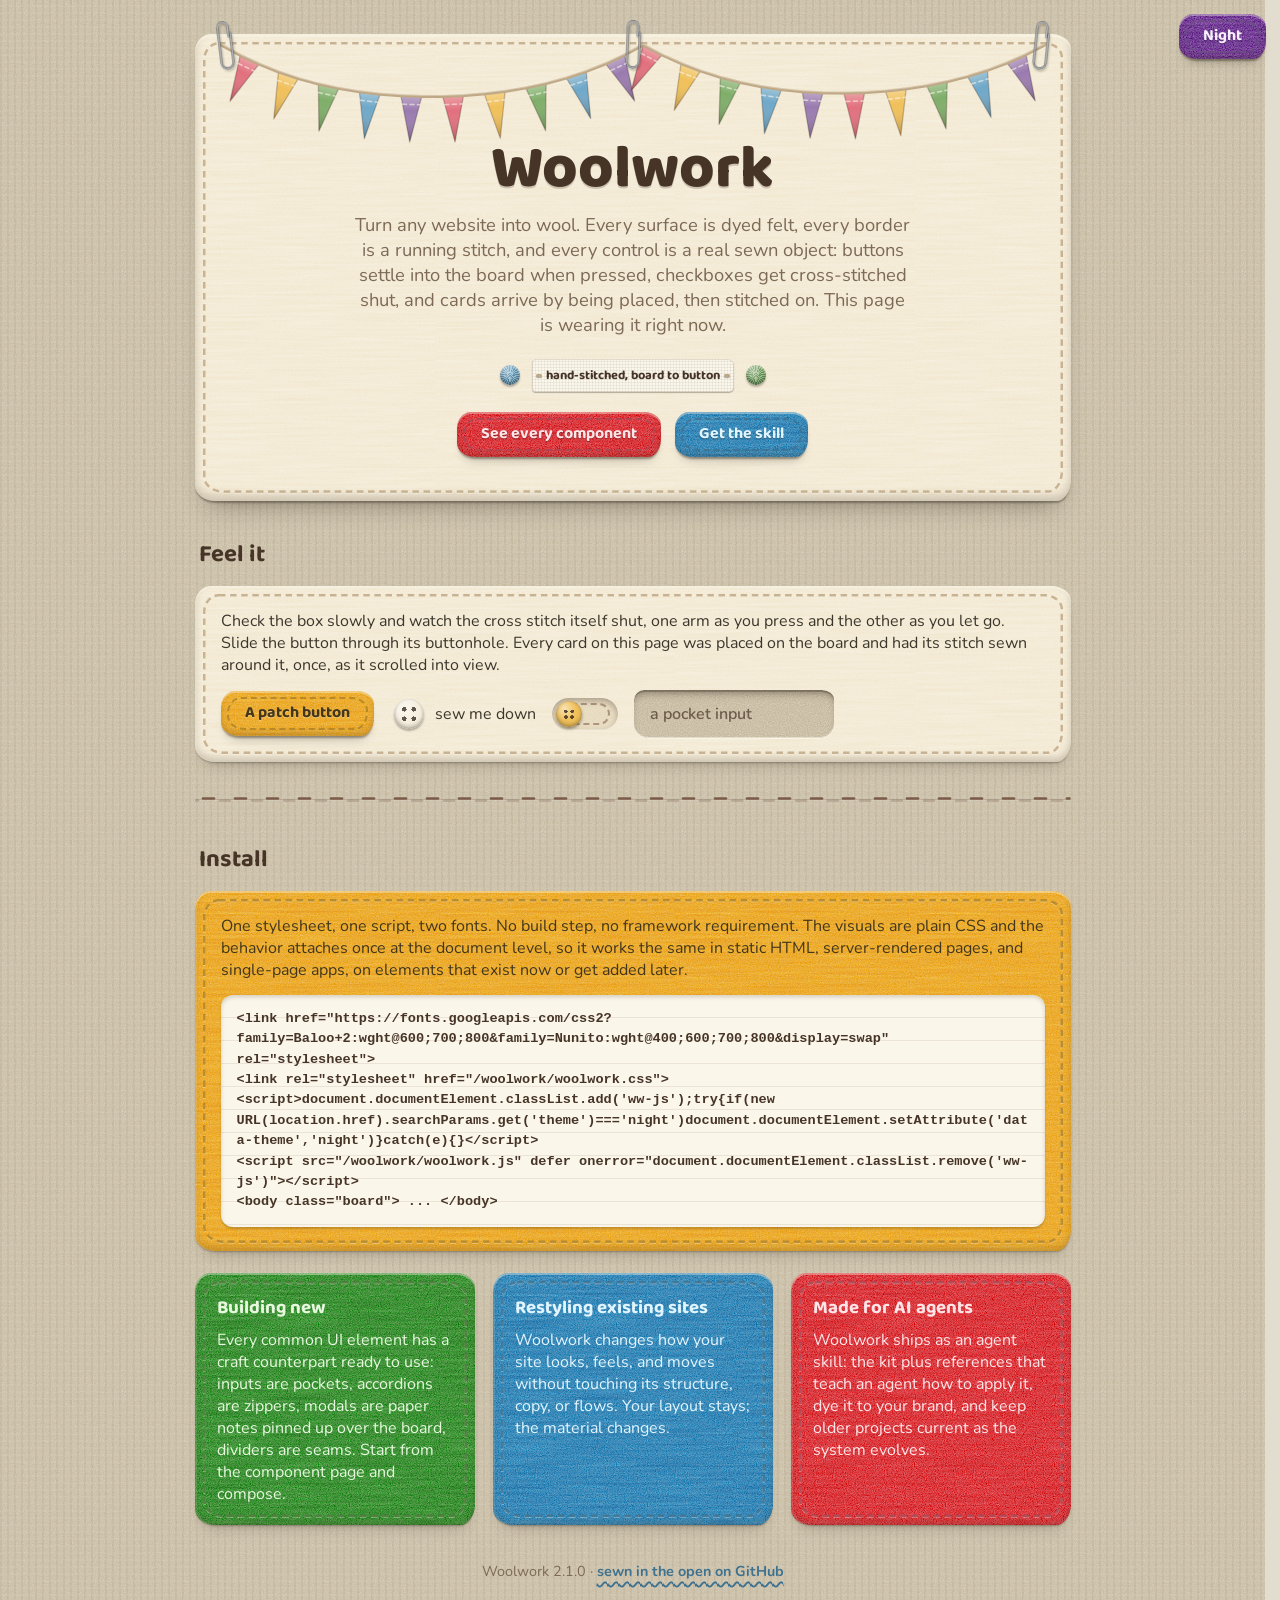
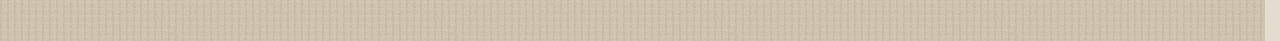
<file: index.html>
<!DOCTYPE html>
<html lang="en">
<head>
<meta charset="utf-8">
<meta name="viewport" content="width=device-width,initial-scale=1">
<title>Woolwork</title>
<meta name="description" content="Woolwork is a drop-in design system that turns any website into a hand-stitched world of wool, felt, and yarn. One stylesheet, one script, no build step.">
<link rel="canonical" href="https://woolwork.dev/">
<meta property="og:type" content="website">
<meta property="og:site_name" content="Woolwork">
<meta property="og:title" content="Woolwork">
<meta property="og:description" content="A drop-in design system that turns any website into a hand-stitched world of wool, felt, and yarn.">
<meta property="og:url" content="https://woolwork.dev/">
<meta property="og:image" content="https://woolwork.dev/og.png">
<meta property="og:image:width" content="1200">
<meta property="og:image:height" content="630">
<meta property="og:image:alt" content="A cream felt patch clipped to a burlap board under colorful bunting, with the Woolwork name and two buttons.">
<meta name="twitter:card" content="summary_large_image">
<meta name="twitter:title" content="Woolwork">
<meta name="twitter:description" content="A drop-in design system that turns any website into a hand-stitched world of wool, felt, and yarn.">
<meta name="twitter:image" content="https://woolwork.dev/og.png">
<meta name="twitter:image:alt" content="A cream felt patch clipped to a burlap board under colorful bunting, with the Woolwork name and two buttons.">
<meta name="theme-color" content="#e3ddd0">
<link rel="icon" href="icon.svg" type="image/svg+xml">
<link rel="preload" href="fonts/baloo2-latin.woff2" as="font" type="font/woff2" crossorigin>
<link rel="preload" href="fonts/nunito-latin.woff2" as="font" type="font/woff2" crossorigin>
<link rel="stylesheet" href="woolwork.css">
<link rel="stylesheet" href="site.css">
<script>document.documentElement.classList.add('ww-js');try{if(new URL(location.href).searchParams.get('theme')==='night'){document.documentElement.setAttribute('data-theme','night');document.querySelector('meta[name="theme-color"]').setAttribute('content','#332e42')}}catch(e){}</script>
</head>
<body class="board">
<button type="button" class="btn-patch night-corner" style="--c:var(--plum);--t:var(--thread-plum)" data-woolwork-theme-toggle data-night-label="Night" data-day-label="Day" aria-pressed="false" onclick="woolwork.night()">Night</button>
<main>
  <header class="felt deep stitch sew hero" style="--c:var(--cream);--t:var(--thread-cream)">
    <canvas id="bunting" aria-hidden="true"></canvas>
    <div class="clip tl"></div><div class="clip tc"></div><div class="clip tr"></div>
    <h1 class="embroider">Woolwork</h1>
    <p class="tag-line">Turn any website into wool. Every surface is dyed felt, every border is a
    running stitch, and every control is a real sewn object: buttons settle into the board when
    pressed, checkboxes get cross-stitched shut, and cards arrive by being placed, then stitched
    on. This page is wearing it right now.</p>
    <div class="hero-notions" aria-hidden="true">
      <span class="pompom small" style="--c:var(--sky)"></span>
      <span class="tag">hand-stitched, board to button</span>
      <span class="pompom small" style="--c:var(--leaf)"></span>
    </div>
    <div class="cta">
      <a class="btn-patch cta-link" style="--c:var(--rose);--t:var(--thread-rose)" href="showcase.html">See every component</a>
      <a class="btn-patch cta-link" style="--c:var(--sky);--t:var(--thread-sky)" href="https://github.com/LeeorNahum/woolwork-ui-skill/releases/latest">Get the skill</a>
    </div>
  </header>

  <h2 class="sew">Feel it</h2>
  <div class="felt stitch sew install" style="--c:var(--cream);--t:var(--thread-cream)">
    <p style="margin:0">Check the box slowly and watch the cross stitch itself shut, one arm as you
    press and the other as you let go. Slide the button through its buttonhole. Every card on this
    page was placed on the board and had its stitch sewn around it, once, as it scrolled into view.</p>
    <div class="demo-row">
      <button type="button" class="btn-patch" style="--c:var(--butter);--t:var(--thread-butter)">A patch button</button>
      <label style="display:flex;align-items:center;gap:8px"><input type="checkbox" class="sew-check"> sew me down</label>
      <button type="button" class="buttonhole" aria-pressed="false" aria-label="a buttonhole toggle"><span class="knob"></span></button>
      <input class="pocket" type="text" placeholder="a pocket input" style="max-width:200px">
    </div>
  </div>

  <hr class="seam sew" style="margin:30px 0">

  <h2 class="sew">Install</h2>
  <div class="felt stitch sew install" style="--c:var(--butter);--t:var(--thread-butter)">
    <p style="margin:0">One stylesheet, one script, two fonts. No build step, no framework
    requirement. The visuals are plain CSS and the behavior attaches once at the document level, so
    it works the same in static HTML, server-rendered pages, and single-page apps, on elements that
    exist now or get added later.</p>
    <pre class="pattern">&lt;link href="https://fonts.googleapis.com/css2?family=Baloo+2:wght@600;700;800&amp;family=Nunito:wght@400;600;700;800&amp;display=swap" rel="stylesheet"&gt;
&lt;link rel="stylesheet" href="/woolwork/woolwork.css"&gt;
&lt;script&gt;document.documentElement.classList.add('ww-js');try{if(new URL(location.href).searchParams.get('theme')==='night')document.documentElement.setAttribute('data-theme','night')}catch(e){}&lt;/script&gt;
&lt;script src="/woolwork/woolwork.js" defer onerror="document.documentElement.classList.remove('ww-js')"&gt;&lt;/script&gt;
&lt;body class="board"&gt; ... &lt;/body&gt;</pre>
  </div>

  <div class="split">
    <div class="felt stitch sew" style="--c:var(--leaf);--t:var(--thread-leaf)">
      <h3>Building new</h3>
      <p style="margin:0">Every common UI element has a craft counterpart ready to use: inputs are
      pockets, accordions are zippers, modals are paper notes pinned up over the board, dividers
      are seams. Start from the component page and compose.</p>
    </div>
    <div class="felt stitch sew" style="--c:var(--sky);--t:var(--thread-sky);--sew-delay:.08s">
      <h3>Restyling existing sites</h3>
      <p style="margin:0">Woolwork changes how your site looks, feels, and moves without touching
      its structure, copy, or flows. Your layout stays; the material changes.</p>
    </div>
    <div class="felt stitch sew" style="--c:var(--rose);--t:var(--thread-rose);--sew-delay:.16s">
      <h3>Made for AI agents</h3>
      <p style="margin:0">Woolwork ships as an agent skill: the kit plus references that teach an
      agent how to apply it, dye it to your brand, and keep older projects current as the system
      evolves.</p>
    </div>
  </div>

  <footer class="sew">Woolwork <span class="kit-version"></span> · <a class="thread-link" href="https://github.com/LeeorNahum/woolwork-ui-skill">sewn in the open on GitHub</a></footer>
</main>
<script src="woolwork.js" defer onerror="document.documentElement.classList.remove('ww-js')"></script>
<script src="cloth.js" defer></script>
<script>
/* Keep the browser chrome color in step with the night toggle. The two hex
   values are the kit's board tokens; theme-color cannot read CSS variables. */
function syncThemeColor(){
  var m = document.querySelector('meta[name="theme-color"]');
  if(m) m.setAttribute('content',
    document.documentElement.getAttribute('data-theme') === 'night' ? '#332e42' : '#e3ddd0');
}
syncThemeColor();
new MutationObserver(syncThemeColor).observe(document.documentElement, {attributes:true, attributeFilter:['data-theme']});
</script>
</body>
</html>
</file>
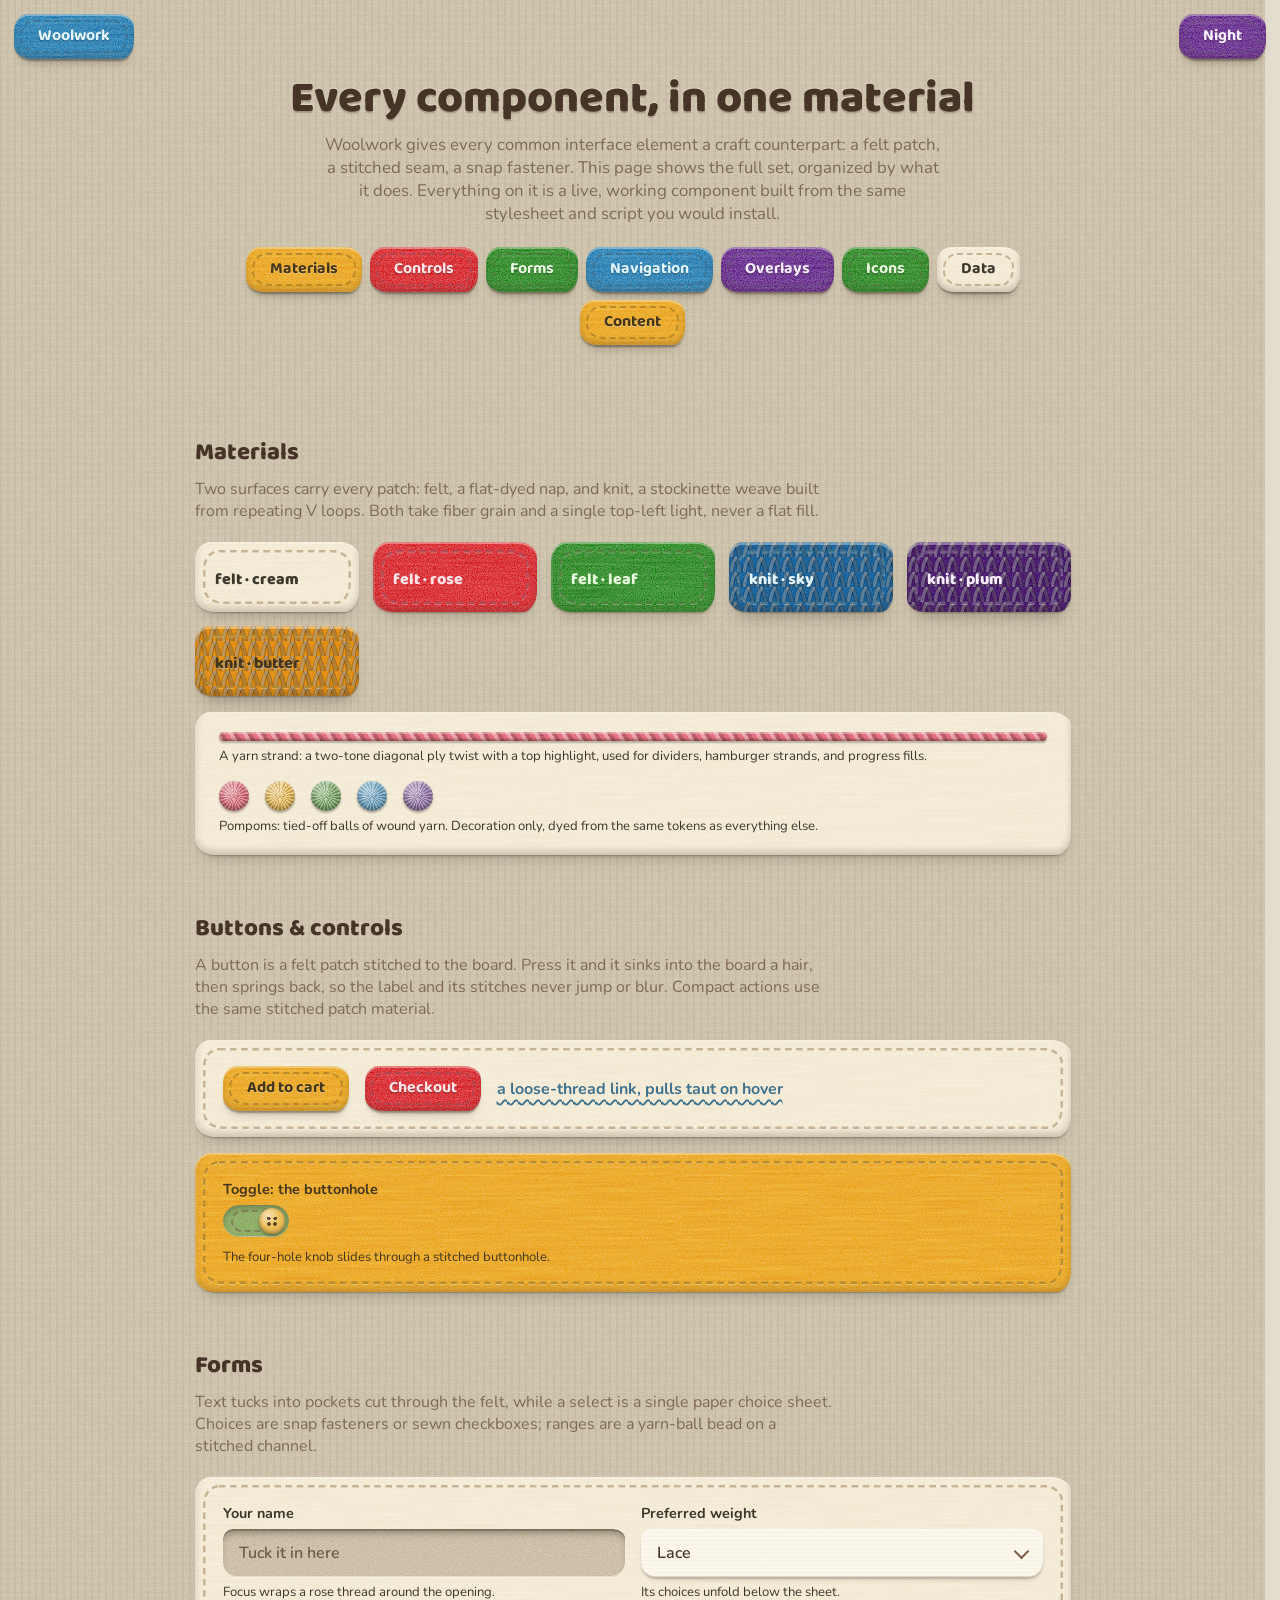
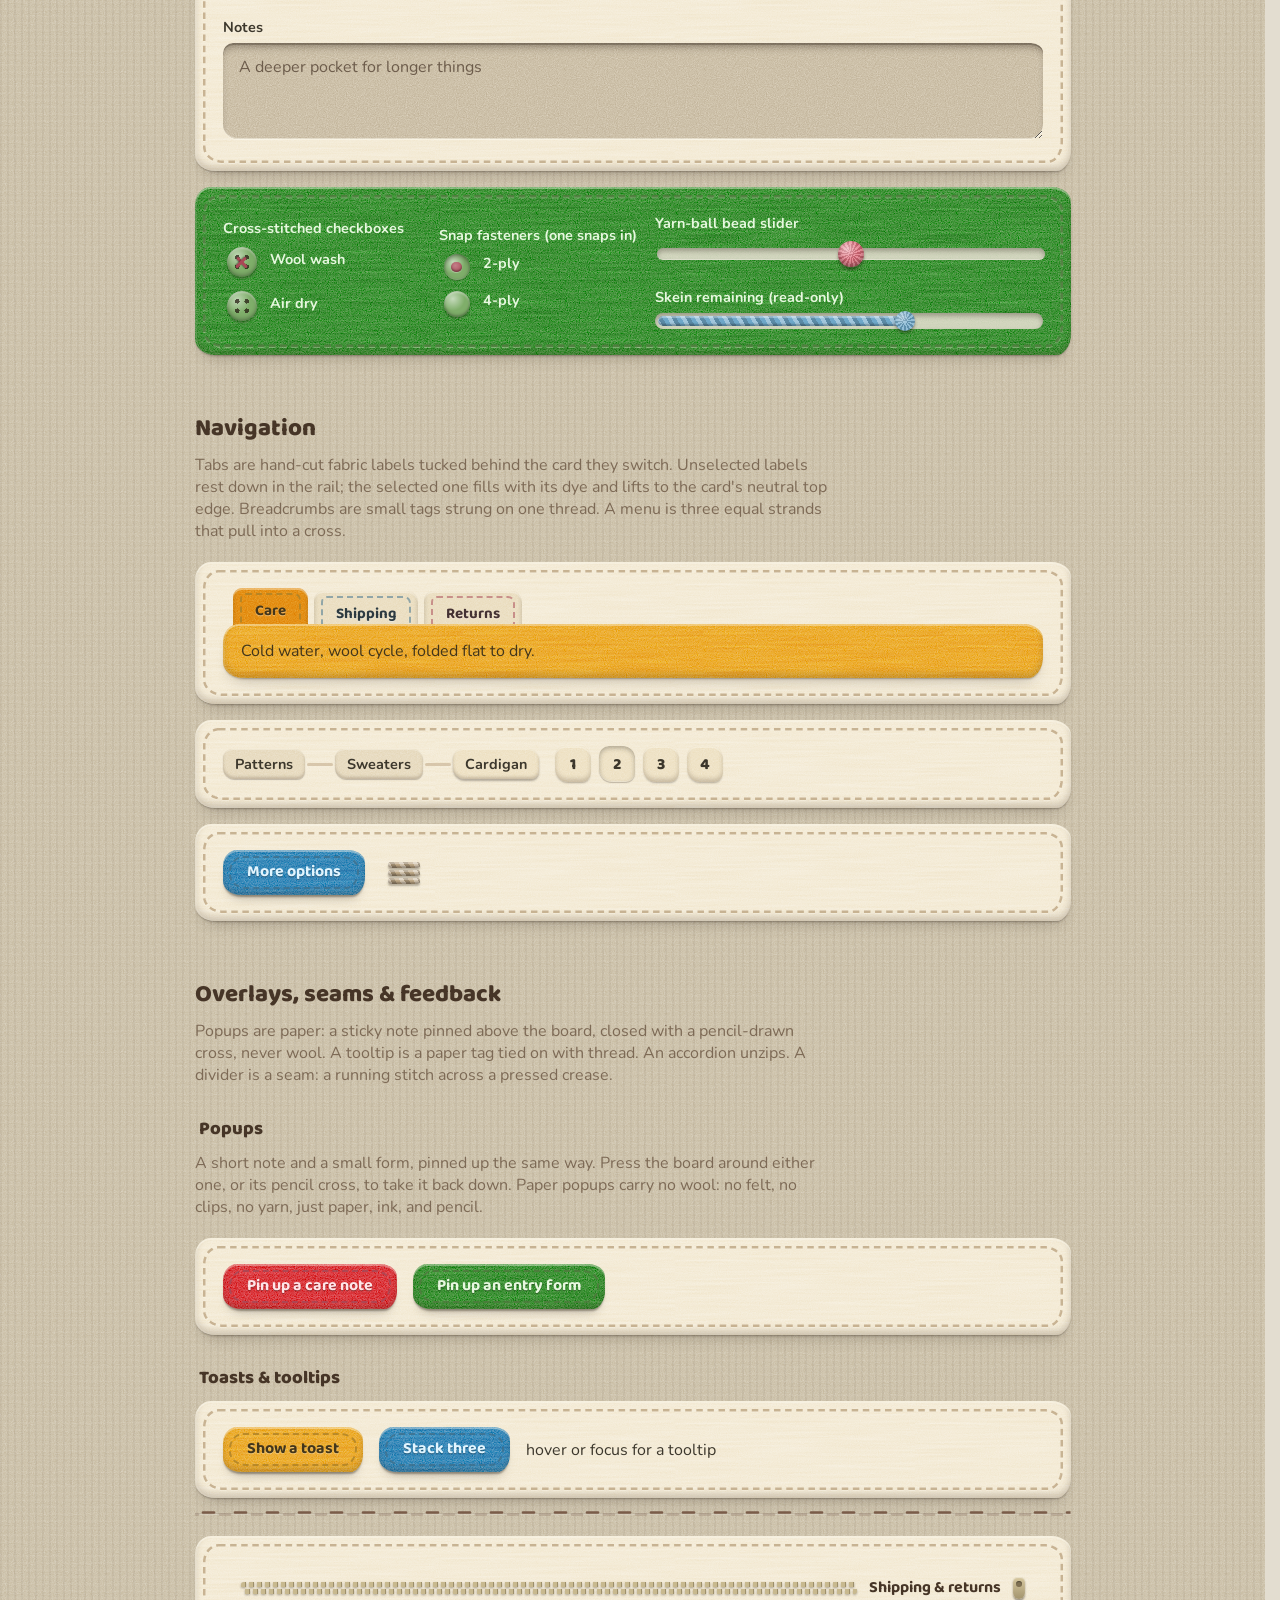
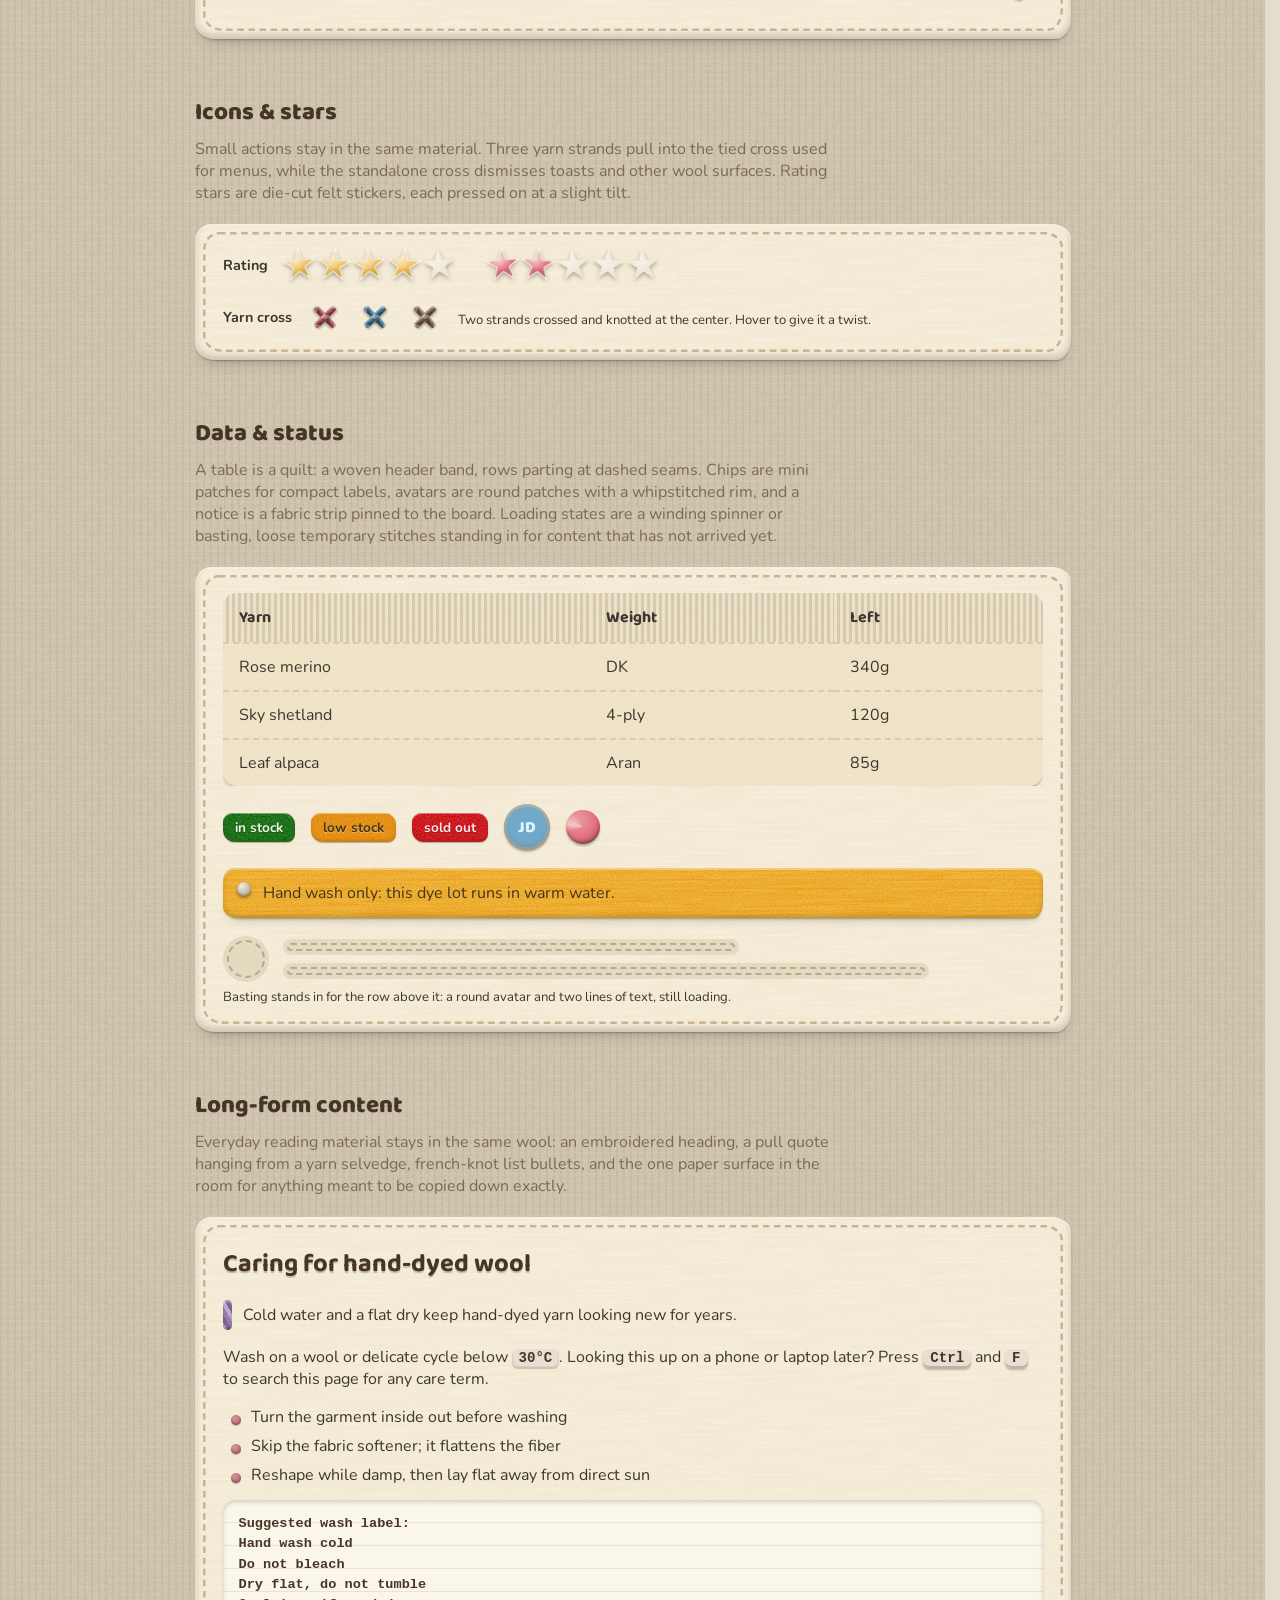
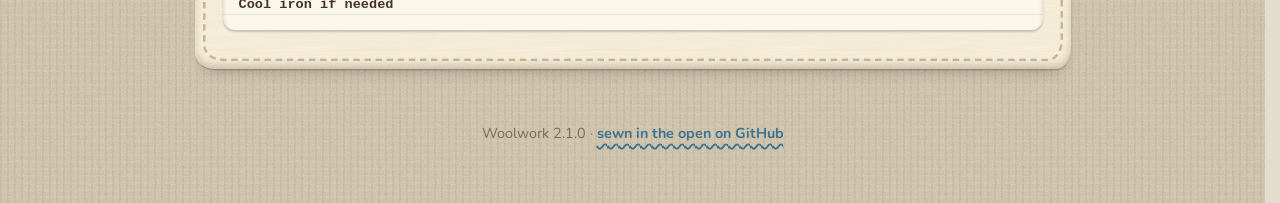
<file: showcase.html>
<!DOCTYPE html>
<html lang="en">
<head>
<meta charset="utf-8">
<meta name="viewport" content="width=device-width,initial-scale=1">
<title>Woolwork components</title>
<meta name="description" content="Every Woolwork component, live: felt patches, patch buttons, pockets, snap fasteners, zippers, pinned notes, quilted tables, and the rest of the craft table.">
<link rel="canonical" href="https://woolwork.dev/showcase">
<meta property="og:type" content="website">
<meta property="og:site_name" content="Woolwork">
<meta property="og:title" content="Woolwork components">
<meta property="og:description" content="Every Woolwork component, live: felt patches, patch buttons, pockets, snap fasteners, zippers, pinned notes, quilted tables, and the rest of the craft table.">
<meta property="og:url" content="https://woolwork.dev/showcase">
<meta property="og:image" content="https://woolwork.dev/og.png">
<meta property="og:image:width" content="1200">
<meta property="og:image:height" content="630">
<meta property="og:image:alt" content="A cream felt patch clipped to a burlap board under colorful bunting, with the Woolwork name and two buttons.">
<meta name="twitter:card" content="summary_large_image">
<meta name="twitter:title" content="Woolwork components">
<meta name="twitter:description" content="Every Woolwork component, live: felt patches, patch buttons, pockets, snap fasteners, zippers, pinned notes, quilted tables, and the rest of the craft table.">
<meta name="twitter:image" content="https://woolwork.dev/og.png">
<meta name="twitter:image:alt" content="A cream felt patch clipped to a burlap board under colorful bunting, with the Woolwork name and two buttons.">
<meta name="theme-color" content="#e3ddd0">
<link rel="icon" href="icon.svg" type="image/svg+xml">
<link rel="preload" href="fonts/baloo2-latin.woff2" as="font" type="font/woff2" crossorigin>
<link rel="preload" href="fonts/nunito-latin.woff2" as="font" type="font/woff2" crossorigin>
<link rel="stylesheet" href="woolwork.css">
<link rel="stylesheet" href="site.css">
<script>document.documentElement.classList.add('ww-js');try{if(new URL(location.href).searchParams.get('theme')==='night'){document.documentElement.setAttribute('data-theme','night');document.querySelector('meta[name="theme-color"]').setAttribute('content','#332e42')}}catch(e){}</script>
</head>
<body class="board">
<a class="btn-patch top-link" style="--c:var(--sky);--t:var(--thread-sky)" href="index.html">Woolwork</a>
<button type="button" class="btn-patch night-corner" style="--c:var(--plum);--t:var(--thread-plum)" data-woolwork-theme-toggle data-night-label="Night" data-day-label="Day" aria-pressed="false" onclick="woolwork.night()">Night</button>

<main>
  <div class="intro sew">
    <h1 class="embroider">Every component, in one material</h1>
    <p>Woolwork gives every common interface element a craft counterpart: a felt patch, a stitched
    seam, a snap fastener. This page shows the full set, organized by what it does. Everything on
    it is a live, working component built from the same stylesheet and script you would install.</p>
    <nav class="jump sew">
      <a class="btn-patch" style="--c:var(--butter);--t:var(--thread-butter)" href="#materials">Materials</a>
      <a class="btn-patch" style="--c:var(--rose);--t:var(--thread-rose)" href="#controls">Controls</a>
      <a class="btn-patch" style="--c:var(--leaf);--t:var(--thread-leaf)" href="#forms">Forms</a>
      <a class="btn-patch" style="--c:var(--sky);--t:var(--thread-sky)" href="#navigation">Navigation</a>
      <a class="btn-patch" style="--c:var(--plum);--t:var(--thread-plum)" href="#overlays">Overlays</a>
      <a class="btn-patch" style="--c:var(--leaf);--t:var(--thread-leaf)" href="#icons">Icons</a>
      <a class="btn-patch" style="--c:var(--cream);--t:var(--thread-cream)" href="#data">Data</a>
      <a class="btn-patch" style="--c:var(--butter);--t:var(--thread-butter)" href="#content">Content</a>
    </nav>
  </div>

  <section class="section" id="materials">
    <h2 class="sew">Materials</h2>
    <p class="lede sew">Two surfaces carry every patch: felt, a flat-dyed nap, and knit, a
    stockinette weave built from repeating V loops. Both take fiber grain and a single top-left
    light, never a flat fill.</p>
    <div class="swatch-grid">
      <div class="felt stitch swatch sew" style="--c:var(--cream);--t:var(--thread-cream)">felt · cream</div>
      <div class="felt stitch swatch sew" style="--c:var(--rose);--t:var(--thread-rose);--sew-delay:.05s">felt · rose</div>
      <div class="felt stitch swatch sew" style="--c:var(--leaf);--t:var(--thread-leaf);--sew-delay:.1s">felt · leaf</div>
      <div class="knit stitch swatch sew" style="--c:var(--sky);--t:var(--thread-sky);--sew-delay:.15s">knit · sky</div>
      <div class="knit stitch swatch sew" style="--c:var(--plum);--t:var(--thread-plum);--sew-delay:.2s">knit · plum</div>
      <div class="knit stitch swatch sew" style="--c:var(--butter);--t:var(--thread-butter);--sew-delay:.25s">knit · butter</div>
    </div>
    <div class="stage felt sew" style="--c:var(--cream);margin-top:16px;padding:20px 24px">
      <div class="yarn" style="--c:var(--rose)"></div>
      <span class="cap">A yarn strand: a two-tone diagonal ply twist with a top highlight, used for dividers, hamburger strands, and progress fills.</span>
      <div class="row" style="margin-top:16px">
        <span class="pompom" style="--c:var(--rose)"></span>
        <span class="pompom" style="--c:var(--butter)"></span>
        <span class="pompom" style="--c:var(--leaf)"></span>
        <span class="pompom" style="--c:var(--sky)"></span>
        <span class="pompom" style="--c:var(--plum)"></span>
      </div>
      <span class="cap">Pompoms: tied-off balls of wound yarn. Decoration only, dyed from the same tokens as everything else.</span>
    </div>
  </section>

  <section class="section" id="controls">
    <h2 class="sew">Buttons &amp; controls</h2>
    <p class="lede sew">A button is a felt patch stitched to the board. Press it and it sinks into
    the board a hair, then springs back, so the label and its stitches never jump or blur. Compact
    actions use the same stitched patch material.</p>
    <div class="stage felt stitch sew" style="--c:var(--cream);--t:var(--thread-cream)">
      <div class="row">
        <button type="button" class="btn-patch" style="--c:var(--butter);--t:var(--thread-butter)">Add to cart</button>
        <button type="button" class="btn-patch" style="--c:var(--rose);--t:var(--thread-rose)">Checkout</button>
        <a class="thread-link" href="#materials">a loose-thread link, pulls taut on hover</a>
      </div>
    </div>
    <div class="stage felt stitch sew" style="--c:var(--butter);--t:var(--thread-butter)">
      <span class="field-label">Toggle: the buttonhole</span>
      <button type="button" class="buttonhole" aria-pressed="true" aria-label="notifications"><span class="knob"></span></button>
      <span class="cap">The four-hole knob slides through a stitched buttonhole.</span>
    </div>
  </section>

  <section class="section" id="forms">
    <h2 class="sew">Forms</h2>
    <p class="lede sew">Text tucks into pockets cut through the felt, while a select is a single
    paper choice sheet. Choices are snap fasteners or sewn checkboxes; ranges are a
    yarn-ball bead on a stitched channel.</p>
    <div class="stage felt stitch sew" style="--c:var(--cream);--t:var(--thread-cream)">
      <div class="row" style="align-items:flex-start">
        <div class="field" style="flex:1">
          <label for="ws-name">Your name</label>
          <input id="ws-name" class="pocket" type="text" placeholder="Tuck it in here">
          <span class="cap">Focus wraps a rose thread around the opening.</span>
        </div>
        <div class="field" style="flex:1">
          <label for="ws-yarn">Preferred weight</label>
          <select id="ws-yarn" class="pocket">
            <option>Lace</option><option>Fingering</option><option>DK</option><option>Aran</option>
          </select>
          <span class="cap">Its choices unfold below the sheet.</span>
        </div>
      </div>
      <div class="row" style="margin-top:16px">
        <div class="field" style="flex:1">
          <label for="ws-notes">Notes</label>
          <textarea id="ws-notes" class="pocket" placeholder="A deeper pocket for longer things"></textarea>
        </div>
      </div>
    </div>
    <div class="stage felt stitch sew" style="--c:var(--leaf);--t:var(--thread-leaf)">
      <div class="row">
        <div class="field">
          <span class="field-label">Cross-stitched checkboxes</span>
          <div class="row" style="gap:10px"><input type="checkbox" class="sew-check" id="ws-c1" checked><label for="ws-c1">Wool wash</label></div>
          <div class="row" style="gap:10px;margin-top:8px"><input type="checkbox" class="sew-check" id="ws-c2"><label for="ws-c2">Air dry</label></div>
        </div>
        <div class="field">
          <span class="field-label">Snap fasteners (one snaps in)</span>
          <div class="row" style="gap:10px"><input type="radio" name="ws-ply" class="snap-radio" id="ws-r1" checked><label for="ws-r1">2-ply</label></div>
          <div class="row" style="gap:10px;margin-top:8px"><input type="radio" name="ws-ply" class="snap-radio" id="ws-r2"><label for="ws-r2">4-ply</label></div>
        </div>
        <div class="field" style="flex:1;min-width:220px">
          <label for="ws-range">Yarn-ball bead slider</label>
          <input id="ws-range" type="range" class="bead-slider">
          <span class="field-label" style="margin-top:14px" id="ws-progress-label">Skein remaining (read-only)</span>
          <div class="spool" role="progressbar" aria-labelledby="ws-progress-label" aria-valuenow="64" aria-valuemin="0" aria-valuemax="100" style="--c:var(--sky);--p:64%"><div class="fill"></div></div>
        </div>
      </div>
    </div>
  </section>

  <section class="section" id="navigation">
    <h2 class="sew">Navigation</h2>
    <p class="lede sew">Tabs are hand-cut fabric labels tucked behind the card they switch.
    Unselected labels rest down in the rail; the selected one fills with its dye and lifts to the
    card's neutral top edge.
    Breadcrumbs are small tags strung on one thread. A menu is three equal strands that pull into a
    cross.</p>
    <div class="stage felt stitch sew" style="--c:var(--cream);--t:var(--thread-cream)">
      <div class="tabs" role="tablist">
        <button type="button" role="tab" id="ws-t1" aria-selected="true" aria-controls="ws-p1" style="--c:var(--butter);--t:var(--thread-butter)">Care</button>
        <button type="button" role="tab" id="ws-t2" aria-selected="false" aria-controls="ws-p2" style="--c:var(--sky);--t:var(--thread-sky)">Shipping</button>
        <button type="button" role="tab" id="ws-t3" aria-selected="false" aria-controls="ws-p3" style="--c:var(--rose);--t:var(--thread-rose)">Returns</button>
      </div>
      <div class="tab-panel felt" role="tabpanel" aria-labelledby="ws-t1" id="ws-p1" style="--c:var(--butter);padding:16px 18px">Cold water, wool cycle, folded flat to dry.</div>
      <div class="tab-panel felt" role="tabpanel" aria-labelledby="ws-t2" id="ws-p2" style="--c:var(--sky);padding:16px 18px">Ships in three to five days, tracked.</div>
      <div class="tab-panel felt" role="tabpanel" aria-labelledby="ws-t3" id="ws-p3" style="--c:var(--rose);padding:16px 18px">Unused skeins returnable within thirty days.</div>
    </div>
    <div class="stage felt stitch sew" style="--c:var(--cream);--t:var(--thread-cream)">
      <div class="row">
        <ul class="crumbs">
          <li><a href="#navigation">Patterns</a></li>
          <li><a href="#navigation">Sweaters</a></li>
          <li><span aria-current="page">Cardigan</span></li>
        </ul>
        <ul class="pages">
          <li><a href="#navigation">1</a></li>
          <li><span aria-current="page">2</span></li>
          <li><a href="#navigation">3</a></li>
          <li><a href="#navigation">4</a></li>
        </ul>
      </div>
    </div>
    <div class="stage felt stitch sew" style="--c:var(--cream);--t:var(--thread-cream)">
      <div class="row">
        <details class="flap">
          <summary class="btn-patch" style="--c:var(--sky);--t:var(--thread-sky)">More options</summary>
          <div class="panel">
            <button type="button">Duplicate</button>
            <button type="button">Archive</button>
            <button type="button">Delete</button>
          </div>
        </details>
        <button type="button" class="strands" aria-expanded="false" aria-label="Open menu" style="--c:var(--thread-cream)">
          <span class="yarn" style="--c:var(--thread-cream)"></span>
          <span class="yarn" style="--c:var(--thread-cream)"></span>
          <span class="yarn" style="--c:var(--thread-cream)"></span>
        </button>
      </div>
    </div>
  </section>

  <section class="section" id="overlays">
    <h2 class="sew">Overlays, seams &amp; feedback</h2>
    <p class="lede sew">Popups are paper: a sticky note pinned above the board, closed with a
    pencil-drawn cross, never wool. A tooltip is a paper tag tied on with thread. An accordion
    unzips. A divider is a seam: a running stitch across a pressed crease.</p>

    <h3 class="sew" style="margin:28px 4px 8px;font:800 1.15rem var(--font-display)">Popups</h3>
    <p class="lede sew">A short note and a small form, pinned up the same way. Press the board
    around either one, or its pencil cross, to take it back down. Paper popups carry no wool: no
    felt, no clips, no yarn, just paper, ink, and pencil.</p>
    <div class="stage felt stitch sew" style="--c:var(--cream);--t:var(--thread-cream)">
      <div class="row">
        <button type="button" class="btn-patch pinned-trigger" style="--c:var(--rose);--t:var(--thread-rose)" id="ws-open-pin">Pin up a care note</button>
        <button type="button" class="btn-patch pinned-trigger" style="--c:var(--leaf);--t:var(--thread-leaf)" id="ws-open-form">Pin up an entry form</button>
      </div>
      <p class="cap no-js-note">Shown already pinned open below: without script there is no trigger to open or close it.</p>
      <dialog class="pinned" id="ws-pin">
        <button type="button" class="pencil-x pinned-close" aria-label="Close" onclick="document.getElementById('ws-pin').close()"><span class="pencil"></span><span class="pencil"></span></button>
        <h3 style="margin:0 0 8px">Care note</h3>
        <p style="margin:0 0 16px">This yarn runs slightly warm in the dye lot; wash separately the first time.</p>
        <button type="button" class="btn-ink stamp" onclick="document.getElementById('ws-pin').close()">Got it</button>
      </dialog>
      <dialog class="pinned" id="ws-form">
        <button type="button" class="pencil-x pinned-close" aria-label="Close" onclick="document.getElementById('ws-form').close()"><span class="pencil"></span><span class="pencil"></span></button>
        <h3 style="margin:0 0 14px">Get a restock alert</h3>
        <form method="dialog">
          <div class="field">
            <label for="ws-form-email">Email</label>
            <input id="ws-form-email" class="ink-line" type="email" placeholder="you@example.com">
          </div>
          <div class="field" style="margin-top:14px">
            <label for="ws-form-yarn">Preferred weight</label>
            <select id="ws-form-yarn" class="pocket">
              <option>Lace</option><option>Fingering</option><option>DK</option><option>Aran</option>
            </select>
          </div>
          <button type="submit" class="btn-ink stamp" style="margin-top:18px">Notify me</button>
        </form>
      </dialog>
    </div>

    <h3 class="sew" style="margin:28px 4px 8px;font:800 1.15rem var(--font-display)">Toasts &amp; tooltips</h3>
    <div class="stage felt stitch sew" style="--c:var(--cream);--t:var(--thread-cream)">
      <div class="row">
        <button type="button" class="btn-patch" style="--c:var(--butter);--t:var(--thread-butter)" onclick="woolwork.toast('Saved to your pattern box.')">Show a toast</button>
        <button type="button" class="btn-patch" style="--c:var(--sky);--t:var(--thread-sky)" onclick="woolwork.toast('Pattern copied.');woolwork.toast('Yarn added.');woolwork.toast('Row counter reset.')">Stack three</button>
        <span data-tip="A paper tag, tied on with thread" tabindex="0">hover or focus for a tooltip</span>
      </div>
    </div>
    <hr class="seam sew">
    <div class="stage felt stitch sew" style="--c:var(--cream);--t:var(--thread-cream);margin-top:16px">
      <details class="zip">
        <summary><span class="teeth"></span>Shipping &amp; returns<span class="pull"></span></summary>
        <div class="lining">Free shipping over forty dollars. Returns accepted within thirty days on unused skeins.</div>
      </details>
    </div>
  </section>

  <section class="section" id="icons">
    <h2 class="sew">Icons &amp; stars</h2>
    <p class="lede sew">Small actions stay in the same material. Three yarn strands pull into the
    tied cross used for menus, while the standalone cross dismisses toasts and other wool
    surfaces. Rating stars are die-cut felt stickers, each pressed on at a slight tilt.</p>
    <div class="stage felt stitch sew" style="--c:var(--cream);--t:var(--thread-cream)">
      <div class="row">
        <span class="field-label" style="margin:0">Rating</span>
        <span class="stars" aria-label="four of five stars">
          <span class="star"></span><span class="star"></span><span class="star"></span><span class="star"></span><span class="star empty"></span>
        </span>
        <span class="stars" style="margin-left:18px" aria-label="two of five stars">
          <span class="star" style="--c:var(--rose)"></span><span class="star" style="--c:var(--rose)"></span><span class="star empty"></span><span class="star empty"></span><span class="star empty"></span>
        </span>
      </div>
      <div class="row" style="margin-top:20px">
        <span class="field-label" style="margin:0">Yarn cross</span>
        <button type="button" class="yarn-x" aria-label="close" style="--c:var(--thread-rose)"><span class="yarn" style="--c:var(--thread-rose)"></span><span class="yarn" style="--c:var(--thread-rose)"></span></button>
        <button type="button" class="yarn-x" aria-label="close" style="--c:var(--thread-sky)"><span class="yarn" style="--c:var(--thread-sky)"></span><span class="yarn" style="--c:var(--thread-sky)"></span></button>
        <button type="button" class="yarn-x" aria-label="close" style="--c:var(--cocoa)"><span class="yarn" style="--c:var(--cocoa)"></span><span class="yarn" style="--c:var(--cocoa)"></span></button>
        <span class="cap">Two strands crossed and knotted at the center. Hover to give it a twist.</span>
      </div>
    </div>
  </section>

  <section class="section" id="data">
    <h2 class="sew">Data &amp; status</h2>
    <p class="lede sew">A table is a quilt: a woven header band, rows parting at dashed seams. Chips
    are mini patches for compact labels, avatars are round patches with a whipstitched rim, and a
    notice is a fabric strip pinned to the board. Loading states are a winding spinner or basting,
    loose temporary stitches standing in for content that has not arrived yet.</p>
    <div class="stage felt stitch sew" style="--c:var(--cream);--t:var(--thread-cream)">
      <div class="table-scroll">
        <table class="quilt" style="--c:var(--cream)">
          <thead><tr><th>Yarn</th><th>Weight</th><th>Left</th></tr></thead>
          <tbody>
            <tr><td>Rose merino</td><td>DK</td><td>340g</td></tr>
            <tr><td>Sky shetland</td><td>4-ply</td><td>120g</td></tr>
            <tr><td>Leaf alpaca</td><td>Aran</td><td>85g</td></tr>
          </tbody>
        </table>
      </div>
      <div class="row" style="margin-top:18px">
        <span class="chip" style="--c:var(--leaf)">in stock</span>
        <span class="chip" style="--c:var(--butter)">low stock</span>
        <span class="chip" style="--c:var(--rose)">sold out</span>
        <span class="avatar" style="--c:var(--sky)">JD</span>
        <span class="spinner" style="--c:var(--rose)" role="status" aria-label="loading"></span>
      </div>
      <div class="notice sew" style="margin-top:18px;--c:var(--butter)">Hand wash only: this dye lot runs in warm water.</div>
      <div class="row" style="margin-top:18px;gap:14px;align-items:center">
        <div class="basting" style="width:46px;height:46px;border-radius:50%;flex:none"></div>
        <div style="flex:1;min-width:160px;display:grid;gap:8px">
          <div class="basting" style="height:16px;width:60%"></div>
          <div class="basting" style="height:12px;width:85%"></div>
        </div>
      </div>
      <span class="cap">Basting stands in for the row above it: a round avatar and two lines of text, still loading.</span>
    </div>
  </section>

  <section class="section" id="content">
    <h2 class="sew">Long-form content</h2>
    <p class="lede sew">Everyday reading material stays in the same wool: an embroidered heading,
    a pull quote hanging from a yarn selvedge, french-knot list bullets, and the one paper surface
    in the room for anything meant to be copied down exactly.</p>
    <div class="stage felt stitch sew" style="--c:var(--cream);--t:var(--thread-cream)">
      <h3 class="embroider" style="font-size:1.6rem;margin:0 0 12px">Caring for hand-dyed wool</h3>
      <blockquote class="selvedge" style="--c:var(--plum)">Cold water and a flat dry keep hand-dyed yarn looking new for years.</blockquote>
      <p>Wash on a wool or delicate cycle below <code class="pattern">30°C</code>. Looking this up
      on a phone or laptop later? Press <kbd class="pattern">Ctrl</kbd> and <kbd class="pattern">F</kbd>
      to search this page for any care term.</p>
      <ul class="knots" style="--t:var(--thread-rose)">
        <li>Turn the garment inside out before washing</li>
        <li>Skip the fabric softener; it flattens the fiber</li>
        <li>Reshape while damp, then lay flat away from direct sun</li>
      </ul>
      <pre class="pattern">Suggested wash label:
Hand wash cold
Do not bleach
Dry flat, do not tumble
Cool iron if needed</pre>
    </div>
  </section>

  <footer class="sew">Woolwork <span class="kit-version"></span> · <a class="thread-link" href="https://github.com/LeeorNahum/woolwork-ui-skill">sewn in the open on GitHub</a></footer>
</main>
<script src="woolwork.js" defer onerror="document.documentElement.classList.remove('ww-js')"></script>
<script>
var wsPin = document.getElementById('ws-pin');
var wsOpen = document.getElementById('ws-open-pin');
if(wsPin && wsOpen){ wsOpen.addEventListener('click', function(){ wsPin.showModal(); }); }
var wsForm = document.getElementById('ws-form');
var wsOpenForm = document.getElementById('ws-open-form');
if(wsForm && wsOpenForm){ wsOpenForm.addEventListener('click', function(){ wsForm.showModal(); }); }
/* Keep the browser chrome color in step with the night toggle. The two hex
   values are the kit's board tokens; theme-color cannot read CSS variables. */
function syncThemeColor(){
  var m = document.querySelector('meta[name="theme-color"]');
  if(m) m.setAttribute('content',
    document.documentElement.getAttribute('data-theme') === 'night' ? '#332e42' : '#e3ddd0');
}
syncThemeColor();
new MutationObserver(syncThemeColor).observe(document.documentElement, {attributes:true, attributeFilter:['data-theme']});
</script>
</body>
</html>
</file>
<file: woolwork.css>
/* ============ WOOLWORK v2.1.0 ============
   A wool, felt, and yarn material system for the web.
   Laws: one top-left light · nothing flat · nothing straight · everything attached · everything soft. */
:root{
  --ww-version:"2.1.0";
  /* board + dyed wool palette (heathered by texture, never flat) */
  --board:#e3ddd0; --cream:#f6efdf; --rose:#e2707e; --butter:#f0c05a; --leaf:#7fae6a;
  --sky:#6fa8c9; --plum:#9a7bb0; --cocoa:#7a5c49; --ink:#463527; --ink-soft:#7d6a56;
  --thread-rose:#a94856; --thread-butter:#b08428; --thread-leaf:#4f7a3e;
  --thread-sky:#3f728f; --thread-plum:#6b5180; --thread-cream:#bfa886;
  --hi:rgba(255,252,242,.38); --lo:rgba(64,44,32,.22); --paper:#fbf6ea;
  /* seam-free noise tiles: every frequency is an integer number of cycles per tile */
  --grain:url("data:image/svg+xml;utf8,<svg xmlns='http://www.w3.org/2000/svg' width='140' height='140'><filter id='n'><feTurbulence type='fractalNoise' baseFrequency='0.9' numOctaves='3' stitchTiles='stitch'/><feColorMatrix values='0 0 0 0 0 0 0 0 0 0 0 0 0 0 0 0.5 0.5 0.5 0 0'/></filter><rect width='100%' height='100%' filter='url(%23n)'/></svg>");
  --streak:url("data:image/svg+xml;utf8,<svg xmlns='http://www.w3.org/2000/svg' width='240' height='240'><filter id='s'><feTurbulence type='fractalNoise' baseFrequency='0.0125 0.45' numOctaves='2' stitchTiles='stitch'/><feColorMatrix values='0 0 0 0 1 0 0 0 0 1 0 0 0 0 1 0.4 0.4 0.4 0 0'/></filter><rect width='100%' height='100%' filter='url(%23s)'/></svg>");
  /* stockinette: columns of V loops, shadow leg under highlight leg */
  --knitpat:url("data:image/svg+xml;utf8,<svg xmlns='http://www.w3.org/2000/svg' width='13' height='15'><g fill='none' stroke-linecap='round'><path d='M2.5 15 Q3 7 6.5 1.5' stroke='rgba(0,0,0,0.28)' stroke-width='5'/><path d='M10.5 15 Q10 7 6.5 1.5' stroke='rgba(0,0,0,0.28)' stroke-width='5'/><path d='M2.5 14 Q3 6.5 6.5 1' stroke='rgba(255,255,255,0.30)' stroke-width='3.4'/><path d='M10.5 14 Q10 6.5 6.5 1' stroke='rgba(255,244,225,0.16)' stroke-width='3.4'/></g></svg>");
  /* serpentine running-stitch seam: thread over (bright), then under (faint, lower) */
  --seampat:url("data:image/svg+xml;utf8,<svg xmlns='http://www.w3.org/2000/svg' width='32' height='14'><path d='M2 6.5 L13 6.5' stroke='white' stroke-width='2.6' stroke-linecap='round'/><path d='M19 8.5 L29 8.5' stroke='white' stroke-width='2.4' stroke-linecap='round' opacity='0.30'/></svg>");
  --spring:linear(0,.32 8%,.84 19%,1.055 30%,1.014 43%,.986 56%,1.003 73%,1);
  --font-display:"Baloo 2",ui-rounded,"Arial Rounded MT Bold","Segoe UI",sans-serif;
  --font-body:"Nunito",ui-rounded,"Segoe UI",system-ui,sans-serif;
}
[data-theme="night"]{
  --board:#332e42; --cream:#524a63; --paper:#544b66;
  --ink:#f2ecdf; --ink-soft:#c3b8d4;
  --hi:rgba(220,215,255,.14); --lo:rgba(10,6,20,.5);
  --cocoa:#cfc2b2;
  --rose:#9d4858; --butter:#b8934a; --leaf:#527840; --sky:#426f88; --plum:#705386;
  --thread-cream:#9c92b5; --thread-rose:#f2b2bd; --thread-butter:#ecd096;
  --thread-leaf:#bcd8a8; --thread-sky:#aed2e8; --thread-plum:#d4bfe6;
}
*{box-sizing:border-box}
body.board{
  margin:0;color:var(--ink);font-family:var(--font-body);
  background-color:var(--board);
  /* burlap board: cross weave + grain, all integer-cycle tiles */
  background-image:
    repeating-linear-gradient(0deg,rgba(255,252,242,.05) 0 2px,transparent 2px 7px),
    repeating-linear-gradient(90deg,rgba(64,44,32,.05) 0 2px,transparent 2px 7px),
    var(--grain);
  background-size:7px 7px,7px 7px,140px 140px;
  background-blend-mode:normal,normal,overlay;
  min-height:100vh;-webkit-font-smoothing:antialiased;transition:background-color .4s,color .4s;
}
h1,h2,h3,.display{font-family:var(--font-display)}
/* ---------- MATERIAL: FELT PATCH ---------- */
.felt{color:var(--ink);
  position:relative;background-color:var(--c,var(--cream));
  background-image:var(--streak),var(--grain);
  background-blend-mode:soft-light,overlay;background-size:240px 240px,140px 140px;
  border-radius:16px 19px 15px 20px/18px 15px 21px 16px;
  box-shadow:inset 0 2px 0 var(--hi),inset 2px 0 0 rgba(255,252,242,.12),
    inset 0 -4px 7px var(--lo),0 2px 2px -1px rgba(30,20,12,.3),0 10px 16px -10px rgba(30,20,12,.3);
  transition:background-color .4s,color .4s;
}
.felt.deep{box-shadow:inset 0 3px 0 var(--hi),inset 0 -5px 9px var(--lo),
  0 3px 2px -1px rgba(30,20,12,.35),0 16px 26px -14px rgba(30,20,12,.4)}
/* ---------- MATERIAL: KNIT ---------- */
.knit{
  position:relative;color:var(--ink);background-color:var(--c,var(--rose));
  background-image:var(--knitpat),var(--grain);
  background-size:13px 15px,140px 140px;background-blend-mode:normal,overlay;
  border-radius:14px 17px 13px 18px/16px 13px 18px 14px;
  box-shadow:inset 0 3px 0 var(--hi),inset 0 -5px 8px var(--lo),
    0 2px 2px -1px rgba(30,20,12,.3),0 12px 18px -10px rgba(30,20,12,.35);
  transition:background-color .4s,color .4s;
}
/* ---------- MATERIAL: YARN STRAND ---------- */
.yarn{height:9px;border-radius:6px;background-color:var(--c,var(--rose));
  background-image:repeating-linear-gradient(60deg,rgba(255,255,255,.35) 0 4px,rgba(0,0,0,.18) 4px 8px,transparent 8px 12px);
  box-shadow:inset 0 2px 1px rgba(255,255,255,.35),inset 0 -2px 2px rgba(0,0,0,.28),0 2px 2px rgba(30,20,12,.28)}
/* ---------- RUNNING STITCH (sewn attachment) ---------- */
.stitch{position:relative}
.stitch::after{content:"";position:absolute;inset:8px;pointer-events:none;
  border:2.5px dashed var(--t,var(--cocoa));opacity:.8;border-radius:inherit;
  filter:drop-shadow(0 1px 0 rgba(255,252,242,.35))}
.stitch.unstitched::after{opacity:0;transition:opacity .25s}
/* ---------- SEWN PATCH BUTTON ----------
   Press feedback is a LOCAL dent (wool-press deepens) plus 1.5px settle.
   No scaling, so text and stitches never shimmer or crawl. */
.btn-patch{
  --c:var(--butter);--t:var(--thread-butter);
  position:relative;display:inline-block;border:0;cursor:pointer;color:var(--ink);
  font:700 1rem/1 var(--font-display);padding:14px 24px 15px;
  background-color:var(--c);background-image:var(--streak),var(--grain);
  background-blend-mode:soft-light,overlay;background-size:240px 240px,140px 140px;
  border-radius:14px 17px 13px 18px/16px 13px 18px 14px;
  box-shadow:inset 0 2px 0 var(--hi),inset 0 -4px 6px var(--lo),
    0 3px 2px -1px rgba(30,20,12,.35),0 9px 12px -8px rgba(30,20,12,.35);
  transition:translate .5s var(--spring),box-shadow .22s ease,background-color .4s;
}
.btn-patch::after{content:"";position:absolute;inset:6px;border:2.5px dashed var(--t);
  border-radius:inherit;opacity:.85;pointer-events:none}
.btn-patch:hover{translate:0 -1.5px;
  box-shadow:inset 0 2px 0 var(--hi),inset 0 -4px 6px var(--lo),
    0 4px 3px -1px rgba(30,20,12,.3),0 14px 18px -9px rgba(30,20,12,.4)}
.btn-patch:active{translate:0 1.5px;transition-duration:.08s;
  box-shadow:inset 0 3px 6px rgba(30,18,10,.32),inset 0 -2px 3px var(--lo),0 1px 1px rgba(30,20,12,.3)}
.btn-patch:focus-visible{outline:3px dashed var(--thread-sky);outline-offset:3px}
.btn-patch.rose{--c:var(--rose);--t:var(--thread-rose)}
.btn-patch.leaf{--c:var(--leaf);--t:var(--thread-leaf)}
.btn-patch.sky{--c:var(--sky);--t:var(--thread-sky)}
/* ---------- CHECKBOX: a button that gets SEWN when checked ----------
   Unchecked: empty buttonholes. Checked: a thread cross is stitched on with a spring.
   The four holes sit at 34%/66% of the 30px box, i.e. a 9.6px square centered on the
   box. Each stroke is anchored at one hole and rotates to the diagonally opposite hole,
   so growing the stroke reads as the thread traveling hole to hole, never off-center. */
.sew-check{appearance:none;width:30px;height:30px;border-radius:50%;cursor:pointer;position:relative;flex:none;
  background:
    radial-gradient(circle 2.4px at 34% 34%,rgba(30,18,10,.7) 96%,transparent),
    radial-gradient(circle 2.4px at 66% 34%,rgba(30,18,10,.7) 96%,transparent),
    radial-gradient(circle 2.4px at 34% 66%,rgba(30,18,10,.7) 96%,transparent),
    radial-gradient(circle 2.4px at 66% 66%,rgba(30,18,10,.7) 96%,transparent),
    radial-gradient(circle at 34% 30%,rgba(255,255,255,.5),transparent 46%),
    radial-gradient(circle,var(--c,var(--cream)) 62%,color-mix(in srgb,var(--c,var(--cream)) 62%,black));
  box-shadow:inset 0 -2px 4px rgba(0,0,0,.28),inset 0 2px 2px rgba(255,255,255,.4),0 2px 2px rgba(30,20,12,.3);
  transition:translate .5s var(--spring)}
.sew-check::before,.sew-check::after{content:"";position:absolute;top:10.2px;height:3px;width:13.6px;
  margin-top:-1.5px;border-radius:2px;background:var(--thread-rose);pointer-events:none;
  box-shadow:0 1px 1px rgba(0,0,0,.3);transition:transform .13s ease-out}
.sew-check::before{left:10.2px;transform-origin:left center;transform:rotate(45deg) scaleX(0);transition-delay:.13s}
.sew-check::after{left:19.8px;transform-origin:left center;transform:rotate(135deg) scaleX(0)}
.sew-check:checked::before{transform:rotate(45deg) scaleX(1);transition-delay:0s}
.sew-check:checked::after{transform:rotate(135deg) scaleX(1);transition-delay:.13s}
/* press phase: stroke A snaps in while the pointer is down (checking),
   or stroke B unpicks while the pointer is down (unchecking) */
.sew-check.pre:not(:checked)::before{transform:rotate(45deg) scaleX(1);transition-delay:0s}
.sew-check.pre:checked::after{transform:rotate(135deg) scaleX(0);transition-delay:0s}
.sew-check:active{translate:0 1.5px}
.sew-check:focus-visible{outline:3px dashed var(--thread-sky);outline-offset:2px}
/* ---------- BUTTONHOLE TOGGLE (four-hole knob slides through the slot) ---------- */
.buttonhole{position:relative;width:66px;height:32px;border-radius:18px;cursor:pointer;border:0;flex:none;
  background-color:color-mix(in srgb,var(--cream) 78%,var(--board));
  background-image:var(--grain);background-blend-mode:overlay;background-size:140px 140px;
  box-shadow:inset 0 3px 6px rgba(30,18,10,.3),inset 0 -1px 0 rgba(255,252,242,.4);
  transition:background-color .3s}
.buttonhole::before{content:"";position:absolute;inset:5px 8px;border-radius:12px;
  border:2px dashed color-mix(in srgb,var(--cocoa) 55%,transparent)}
.buttonhole .knob{position:absolute;top:3px;left:4px;width:26px;height:26px;border-radius:50%;
  background:radial-gradient(circle at 34% 30%,rgba(255,255,255,.55),transparent 46%),
    radial-gradient(circle,var(--butter) 62%,color-mix(in srgb,var(--butter) 62%,black));
  box-shadow:inset 0 -2px 4px rgba(0,0,0,.3),0 2px 3px rgba(30,20,12,.4);
  transition:translate .5s var(--spring)}
.buttonhole .knob::before{content:"";position:absolute;inset:0;border-radius:50%;
  background:
    radial-gradient(circle 1.8px at 38% 40%,rgba(30,18,10,.7) 96%,transparent),
    radial-gradient(circle 1.8px at 62% 40%,rgba(30,18,10,.7) 96%,transparent),
    radial-gradient(circle 1.8px at 38% 62%,rgba(30,18,10,.7) 96%,transparent),
    radial-gradient(circle 1.8px at 62% 62%,rgba(30,18,10,.7) 96%,transparent)}
.buttonhole[aria-pressed="true"]{background-color:color-mix(in srgb,var(--leaf) 45%,var(--cream))}
.buttonhole[aria-pressed="true"] .knob{translate:32px 0}
.buttonhole:focus-visible{outline:3px dashed var(--thread-sky);outline-offset:3px}
/* ---------- POCKET INPUT: a slit cut into the felt, no trim ---------- */
.pocket{position:relative;width:100%;padding:13px 16px;color:var(--ink);
  font:600 1rem var(--font-body);border:0;border-radius:10px 12px 14px 15px/10px 9px 15px 14px;
  background-color:color-mix(in srgb,var(--cream) 86%,black 4%);
  background-image:var(--grain);background-blend-mode:overlay;background-size:140px 140px;
  box-shadow:inset 0 7px 8px -4px rgba(30,18,10,.42),inset 0 2px 0 rgba(30,18,10,.22),
    inset 0 -1px 0 rgba(255,252,242,.45),0 1px 0 rgba(255,252,242,.45);
  transition:box-shadow .2s}
.pocket:focus{outline:none;
  box-shadow:inset 0 7px 8px -4px rgba(30,18,10,.42),inset 0 2px 0 rgba(30,18,10,.22),
    0 0 0 3px color-mix(in srgb,var(--rose) 40%,transparent)}
.pocket::placeholder{color:color-mix(in srgb,var(--ink) 72%,transparent)}
/* ---------- SLIDER: a bead of yarn on a stitched channel ---------- */
.bead-slider{appearance:none;width:100%;height:26px;background:transparent;cursor:pointer}
.bead-slider::-webkit-slider-runnable-track{height:12px;border-radius:8px;
  background:color-mix(in srgb,var(--cream) 82%,black 6%);
  box-shadow:inset 0 3px 5px rgba(30,18,10,.3),inset 0 -1px 0 rgba(255,252,242,.4)}
.bead-slider::-moz-range-track{height:12px;border-radius:8px;
  background:color-mix(in srgb,var(--cream) 82%,black 6%);
  box-shadow:inset 0 3px 5px rgba(30,18,10,.3)}
.bead-slider::-webkit-slider-thumb{appearance:none;width:26px;height:26px;margin-top:-7px;border-radius:50%;
  background:radial-gradient(circle at 34% 30%,rgba(255,255,255,.5),transparent 45%),
    repeating-conic-gradient(from 15deg,rgba(255,255,255,.22) 0 12deg,rgba(0,0,0,.14) 12deg 24deg),var(--rose);
  box-shadow:inset 0 -3px 5px rgba(0,0,0,.3),0 3px 3px rgba(30,20,12,.4)}
.bead-slider::-moz-range-thumb{width:26px;height:26px;border:0;border-radius:50%;
  background:radial-gradient(circle at 34% 30%,rgba(255,255,255,.5),transparent 45%),
    repeating-conic-gradient(from 15deg,rgba(255,255,255,.22) 0 12deg,rgba(0,0,0,.14) 12deg 24deg),var(--rose);
  box-shadow:inset 0 -3px 5px rgba(0,0,0,.3),0 3px 3px rgba(30,20,12,.4)}
.bead-slider:focus-visible{outline:3px dashed var(--thread-sky);outline-offset:2px}
/* ---------- SPOOL: read-only progress, yarn knitting across ---------- */
.spool{position:relative;height:16px;border-radius:10px;
  background:color-mix(in srgb,var(--cream) 82%,black 6%);
  box-shadow:inset 0 3px 5px rgba(30,18,10,.3)}
.spool .fill{position:absolute;inset:3px auto 3px 3px;width:var(--p,60%);border-radius:6px;
  background-color:var(--fc,var(--c,var(--rose)));
  background-image:repeating-linear-gradient(60deg,rgba(255,255,255,.35) 0 4px,rgba(0,0,0,.18) 4px 8px,transparent 8px 12px);
  box-shadow:inset 0 2px 1px rgba(255,255,255,.35),inset 0 -2px 2px rgba(0,0,0,.28);
  transition:width .6s var(--spring)}
.spool .fill::after{content:"";position:absolute;right:-9px;top:50%;width:20px;height:20px;margin-top:-10px;border-radius:50%;
  background:radial-gradient(circle at 34% 30%,rgba(255,255,255,.45),transparent 45%),
    repeating-conic-gradient(from 20deg,rgba(255,255,255,.25) 0 14deg,rgba(0,0,0,.15) 14deg 28deg),var(--fc,var(--c,var(--rose)));
  box-shadow:0 2px 3px rgba(30,20,12,.4)}
/* ---------- WOVEN LABEL (chip / badge / tab): a clothing label tacked
   down at each end with a single stitch (the two dots are tack stitches) */
.tag{display:inline-flex;align-items:center;gap:6px;padding:6px 14px;font:700 .8rem var(--font-display);
  color:var(--ink);background:var(--paper);border-radius:4px 6px 5px 4px;position:relative;
  background-image:repeating-linear-gradient(0deg,rgba(0,0,0,.05) 0 1px,transparent 1px 3px),
    repeating-linear-gradient(90deg,rgba(0,0,0,.05) 0 1px,transparent 1px 3px);
  box-shadow:0 1px 1px rgba(30,20,12,.3),inset 0 0 0 1px rgba(122,92,73,.16)}
.tag::before,.tag::after{content:"";position:absolute;top:50%;width:6px;height:3px;margin-top:-1.5px;border-radius:2px;
  background:var(--thread-cream);box-shadow:0 1px 1px rgba(30,20,12,.35)}
.tag::before{left:4px}.tag::after{right:4px}
/* ---------- THREAD LINK: a loose wavy strand pulls taut on hover.
   Native decoration follows the dyed text color in both themes and across
   wrapped lines, without baking a day-only thread color into an image. ---------- */
a.thread-link{color:var(--thread-sky);font-weight:700;text-decoration-line:underline;
  text-decoration-style:wavy;text-decoration-color:currentColor;text-decoration-thickness:2px;
  text-underline-offset:5px;text-decoration-skip-ink:none}
a.thread-link:hover{text-decoration-style:solid}
a.thread-link:visited{color:var(--thread-plum)}
/* ---------- SEAM DIVIDER: running stitch across a pressed crease ---------- */
.seam{height:14px;border:0;position:relative}
.seam::before{content:"";position:absolute;left:0;right:0;top:50%;height:2px;
  background:linear-gradient(to bottom,var(--lo),var(--hi));border-radius:1px}
.seam::after{content:"";position:absolute;inset:0;background:var(--t,var(--cocoa));
  -webkit-mask:var(--seampat) repeat-x center/32px 14px;mask:var(--seampat) repeat-x center/32px 14px}
/* A revealed seam is sewn on left to right: the crease presses in, then the
   running stitch follows a beat behind, instead of the whole line fading in
   as one block. The seam itself stays put and fully opaque while it draws. */
.ww-js .seam.sew{opacity:1}
.ww-js .seam.sew::before,.ww-js .seam.sew::after{clip-path:inset(0 100% 0 0);transition:clip-path .7s ease}
.ww-js .seam.sew::after{transition:clip-path .85s ease .12s}
.ww-js .seam.sew.on::before,.ww-js .seam.sew.on::after{clip-path:inset(0 0 0 0)}
/* ---------- ZIPPER ACCORDION: expanding literally unzips ---------- */
.zip{border-radius:14px;overflow:hidden}
.zip>summary{list-style:none;cursor:pointer;position:relative;display:flex;align-items:center;gap:12px;
  padding:13px 18px;font:700 1rem var(--font-display);color:var(--ink)}
.zip>summary::-webkit-details-marker{display:none}
.zip>summary .teeth{flex:1;height:12px;border-radius:3px;position:relative;
  background:
    repeating-linear-gradient(90deg,#c8b98f 0 4px,#9d8f6b 4px 5px,transparent 5px 8px) 0 0/8px 5px no-repeat,
    repeating-linear-gradient(90deg,#c8b98f 0 4px,#9d8f6b 4px 5px,transparent 5px 8px) 4px 7px/calc(100% - 4px) 5px no-repeat;
  background-size:100% 5px,100% 5px;filter:drop-shadow(0 1px 1px rgba(30,20,12,.35));
  transition:gap .3s}
.zip[open]>summary .teeth{background-position:0 -2px,4px 9px}
.zip>summary .pull{width:12px;height:22px;border-radius:6px 6px 8px 8px;flex:none;
  background:linear-gradient(#d8c9a0,#a3946e);box-shadow:inset 0 1px 1px rgba(255,255,255,.5),0 2px 2px rgba(30,20,12,.4);
  position:relative;transition:rotate .4s var(--spring)}
.zip>summary .pull::after{content:"";position:absolute;left:3px;top:4px;width:6px;height:6px;border-radius:50%;
  background:rgba(60,45,25,.5);box-shadow:inset 0 1px 1px rgba(0,0,0,.4)}
.zip[open]>summary .pull{rotate:18deg}
.zip .lining{padding:6px 18px 18px;line-height:1.55}
/* ---------- DROPDOWN: a slip of paper slotted out from behind ----------
   The panel is a clean slip of paper (crisp small radii, a lit top edge). The
   trigger sits above it (z-index) and the paper slides down out of the slot
   underneath it, so it reads as being pulled from a pocket, not a flap
   unfolding on top. The inset top shadow is the slot mouth it just cleared. */
.flap{position:relative;display:inline-block}
.flap[open]{z-index:60}
.flap>summary{list-style:none;cursor:pointer;position:relative;z-index:2}
.flap>summary::-webkit-details-marker{display:none}
.flap .panel{position:absolute;left:2px;top:calc(100% - 8px);min-width:212px;z-index:1;padding:13px 11px 13px;
  display:grid;gap:2px;color:var(--ink);
  background-color:var(--paper);
  background-image:linear-gradient(180deg,color-mix(in srgb,var(--paper) 88%,white),var(--paper) 22%,color-mix(in srgb,var(--paper) 94%,var(--cocoa)));
  border-radius:2px 3px 6px 7px;
  box-shadow:inset 0 5px 6px -5px rgba(30,18,10,.55),inset 0 1px 0 rgba(255,255,255,.7),
    inset 0 0 0 1px rgba(122,92,73,.13),0 2px 3px -1px rgba(30,20,12,.3),0 16px 22px -12px rgba(30,20,12,.44)}
.flap[open] .panel{animation:slotpaper .42s var(--spring)}
@keyframes slotpaper{from{transform:translateY(-40px);opacity:0}to{transform:none;opacity:1}}
.flap .panel button{display:block;width:100%;text-align:left;border:0;cursor:pointer;color:var(--ink);
  font:600 .95rem var(--font-body);padding:8px 12px;border-radius:6px;background:transparent}
.flap .panel button:hover{background:color-mix(in srgb,var(--butter) 40%,transparent)}
/* ---------- MODAL: a sticky note pinned over the board ----------
   Popups are paper, never felt: the same sheet material as the dropdown and
   paper select, so the wool basket stays for surfaces that live on the board
   permanently while anything transient reads as a note stuck up over it.
   Closed by a pencil-drawn cross (.pencil-x), never a clip or a yarn-x. */
dialog.pinned{border:0;padding:28px 30px 24px 26px;color:var(--ink);
  box-sizing:border-box;max-width:min(92vw,460px);max-height:calc(100dvh - 24px);
  overflow-x:hidden;overflow-y:auto;overscroll-behavior:contain;
  scrollbar-width:thin;scrollbar-color:color-mix(in srgb,var(--cocoa) 64%,transparent) transparent;
  background-color:var(--paper);
  background-image:repeating-linear-gradient(0deg,rgba(122,92,73,.035) 0 1px,transparent 1px 4px),
    linear-gradient(178deg,color-mix(in srgb,var(--paper) 90%,white),var(--paper) 30%,color-mix(in srgb,var(--paper) 94%,var(--cocoa)));
  border-radius:9px 12px 8px 13px/8px 9px 12px 10px;
  box-shadow:inset 0 1px 0 rgba(255,255,255,.7),inset 0 -1px 0 rgba(122,92,73,.16),
    0 3px 2px -1px rgba(30,20,12,.3),0 18px 26px -14px rgba(30,20,12,.42)}
dialog.pinned::-webkit-scrollbar{width:8px}
dialog.pinned::-webkit-scrollbar-track{background:transparent}
dialog.pinned::-webkit-scrollbar-thumb{background:color-mix(in srgb,var(--cocoa) 64%,transparent);border-radius:8px}
/* A stable dim of the real page, never a filtered clone: backdrop-filter's
   live compositor sample of the page is unreliable once other 3D-transformed
   layers exist on the page (the folder tabs, the paper-select folds) and at
   non-100% browser zoom, where it can render mirrored, flipped, or tiled.
   A flat scrim has no such failure mode at any zoom or scroll position. */
dialog.pinned::backdrop{background:rgba(40,28,18,.52)}
/* Fixed geometry, opacity plus a straight-line settle only: no rotation, so
   the note's outline never reads as a different shape mid-arrival than the
   axis-aligned rectangle it settles into. */
dialog.pinned[open]{animation:pindrop .55s var(--spring)}
@keyframes pindrop{from{transform:translateY(-26px);opacity:0}to{transform:none;opacity:1}}
/* Two classes so this beats .pencil-x's own position:relative on specificity
   rather than depending on which rule happens to come later in the file. */
dialog.pinned .pinned-close{position:absolute;top:14px;right:16px}
/* No-JS fallback: showModal() is always script-invoked, so without JS a
   dialog can never open and a floating, closeable overlay would be dead
   weight. Render the identical markup in flow instead, as a static preview
   of the note, and hide the controls that would otherwise do nothing. This
   is the same DOM either way, never a duplicated second copy of the content. */
html:not(.ww-js) dialog.pinned{display:block;position:static;margin:16px 0 0}
html:not(.ww-js) .pinned-close{display:none}
html:not(.ww-js) .pinned-trigger{display:none}
/* Lock the board behind an open note, without shifting layout when the
   scrollbar disappears: the gutter is reserved permanently (not only while
   locked), so the viewport width the note's fixed siblings measure against
   never changes. Falls back to ordinary background scrolling, unlocked, on
   browsers without :has() support. */
html{scrollbar-gutter:stable}
body.board:has(dialog.pinned[open]){overflow:hidden}
body.board.ww-scroll-lock{overflow:hidden}
/* ---------- PINNED HARDWARE: paper clips and safety pins ----------
   Both are bent steel wire. The clip stays a thin, graphic silhouette so it
   reads as ordinary hardware at interface scale instead of a chrome ornament. */
.clip{position:absolute;width:20px;height:54px;pointer-events:none;z-index:3;
  background:url("data:image/svg+xml;utf8,<svg xmlns='http://www.w3.org/2000/svg' viewBox='0 0 40 108'><g fill='none' stroke-linecap='round' stroke-linejoin='round'><path d='M29 37 V18 A10 10 0 0 0 9 18 V89 A12 12 0 0 0 33 89 V31' stroke='%23565b61' stroke-width='4'/><path d='M29 37 V18 A10 10 0 0 0 9 18 V89 A12 12 0 0 0 33 89 V31' stroke='%23aeb2b4' stroke-width='2.35'/><path d='M28.2 36 V18 A9.2 9.2 0 0 0 9.8 18' stroke='%23eef0eb' stroke-width='.8' opacity='.72'/></g></svg>") center/contain no-repeat;
  filter:drop-shadow(1px 2px 1px rgba(30,20,12,.28))}
.clip.tl{left:20px;top:-16px;rotate:-7deg}
.clip.tr{right:20px;top:-16px;rotate:6deg}
.clip.tc{left:calc(50% - 10px);top:-17px;rotate:2deg}
.safety-pin{position:absolute;width:64px;height:27px;pointer-events:none;
  background:url("data:image/svg+xml;utf8,<svg xmlns='http://www.w3.org/2000/svg' viewBox='0 0 96 40'><defs><linearGradient id='m' x1='0' y1='0' x2='1' y2='1'><stop offset='0' stop-color='%23f2efe6'/><stop offset='0.55' stop-color='%23cfc8b6'/><stop offset='1' stop-color='%23a89f8a'/></linearGradient></defs><g fill='none' stroke-linecap='round'><path d='M86.6 17.4 L22.6 13.4 A9.5 9.5 0 1 0 21.6 32.4 L79.6 30.4' stroke='rgba(60,45,25,0.35)' stroke-width='4.6'/><path d='M86 16 L22 12 A9.5 9.5 0 1 0 21 31 L79 29' stroke='url(%23m)' stroke-width='4'/><rect x='77' y='9.5' width='14' height='15' rx='5.5' fill='url(%23m)' stroke='rgba(60,45,25,0.3)' stroke-width='1.4'/></g></svg>") center/contain no-repeat;
  filter:drop-shadow(0 2px 2px rgba(30,20,12,.3))}
.safety-pin.tl{left:-16px;top:-9px;rotate:-24deg}
.safety-pin.tr{right:-16px;top:-9px;rotate:24deg}
/* ---------- TOOLTIP: a paper tag tied on with thread ---------- */
[data-tip]{position:relative}
[data-tip]::after{content:attr(data-tip);position:absolute;left:50%;bottom:calc(100% + 14px);translate:-50% 4px;z-index:61;
  background:var(--paper);color:var(--ink);font:600 .78rem var(--font-body);padding:6px 10px;border-radius:6px 8px 7px 6px;
  box-shadow:0 2px 3px rgba(30,20,12,.35),inset 0 0 0 1px rgba(122,92,73,.15);
  white-space:nowrap;opacity:0;pointer-events:none;transition:opacity .2s,translate .35s var(--spring)}
[data-tip]::before{content:"";position:absolute;left:50%;bottom:100%;height:14px;width:2px;translate:-50%;z-index:61;
  background:repeating-linear-gradient(to bottom,var(--thread-cream) 0 3px,transparent 3px 5px);
  opacity:0;transition:opacity .2s}
[data-tip]:hover::after,[data-tip]:focus-visible::after{opacity:1;translate:-50% 0}
[data-tip]:hover::before,[data-tip]:focus-visible::before{opacity:1}
/* ---------- HAMBURGER: three equal strands of yarn; open pulls them into a cross ---------- */
.strands{width:46px;height:44px;border:0;cursor:pointer;background:transparent;position:relative;padding:0}
.strands .yarn{position:absolute;left:7px;right:7px;height:6px;transition:translate .45s var(--spring),rotate .45s var(--spring),scale .45s var(--spring),opacity .3s}
.strands .yarn:nth-child(1){top:11px}
.strands .yarn:nth-child(2){top:19px}
.strands .yarn:nth-child(3){top:27px}
.strands[aria-expanded="true"] .yarn:nth-child(1){translate:0 8px;rotate:45deg;scale:1.2 1}
.strands[aria-expanded="true"] .yarn:nth-child(2){opacity:0;translate:-8px 0}
.strands[aria-expanded="true"] .yarn:nth-child(3){translate:0 -8px;rotate:-45deg;scale:1.2 1}
.strands:focus-visible{outline:3px dashed var(--thread-sky);outline-offset:2px;border-radius:8px}
/* ---------- YARN CROSS: two strands tied into an X ----------
   The exact stringy look the hamburger settles into, as a standalone piece:
   two ply-twisted .yarn strands crossed. Use as a close/dismiss control or a
   decorative X. Dye the strands with --c like any yarn. ---------- */
.yarn-x{width:34px;height:34px;border:0;cursor:pointer;background:transparent;position:relative;padding:0;flex:none;
  transition:rotate .4s var(--spring)}
.yarn-x .yarn{position:absolute;left:3px;right:3px;top:calc(50% - 3px);height:6px}
.yarn-x .yarn:nth-child(1){rotate:45deg}
.yarn-x .yarn:nth-child(2){rotate:-45deg}
.yarn-x:hover{rotate:90deg}
.yarn-x:active{scale:.92}
.yarn-x:focus-visible{outline:3px dashed var(--thread-sky);outline-offset:2px;border-radius:8px}
/* ---------- PENCIL CROSS: two pencils laid crossed on the paper ----------
   Closes a paper popup (sticky note, entry form). A graphite tip, wood
   shaft, and eraser cap read at interface scale as an actual pencil rather
   than a plain line, so the paper's own close mark stays paper, never wool. */
.pencil-x{width:34px;height:34px;border:0;cursor:pointer;background:transparent;position:relative;padding:0;flex:none;
  transition:rotate .4s var(--spring)}
.pencil-x .pencil{position:absolute;left:2px;right:2px;top:calc(50% - 3px);height:6px;border-radius:0 3px 3px 0;
  clip-path:polygon(0% 50%,12% 4%,100% 4%,100% 96%,12% 96%);
  background:linear-gradient(90deg,#2b2119 0 5%,#e8c27a 5% 15%,var(--cocoa) 15% 76%,#c9c9cf 76% 86%,#d8677a 86% 100%);
  box-shadow:0 1px 1px rgba(30,20,12,.35)}
.pencil-x .pencil:nth-child(1){rotate:45deg}
.pencil-x .pencil:nth-child(2){rotate:-45deg}
.pencil-x:hover{rotate:-14deg}
.pencil-x:active{scale:.92}
.pencil-x:focus-visible{outline:3px dashed var(--thread-sky);outline-offset:2px;border-radius:8px}
/* ---------- INK ACTION: a pen-boxed action written on the paper itself ----------
   Paper popups carry no wool: no .btn-patch, no felt texture, no stitched
   border. A hand-drawn ink rectangle around the label is the paper-native
   action; .stamp fills solid, like a rubber stamp, for the one emphasized
   action a note carries. Both dye from --cocoa/--ink like the rest of the
   note, so night mode re-inks them with no per-element fix. */
.btn-ink{position:relative;display:inline-block;cursor:pointer;
  color:var(--ink);background:transparent;font:700 1rem/1 var(--font-display);
  padding:10px 20px 11px;border:2px solid var(--cocoa);border-radius:7px 9px 6px 8px;
  transition:background-color .2s ease,translate .3s var(--spring),color .2s ease}
.btn-ink:hover{background-color:color-mix(in srgb,var(--cocoa) 12%,transparent)}
.btn-ink:active{translate:0 1.5px;background-color:color-mix(in srgb,var(--cocoa) 20%,transparent)}
.btn-ink:focus-visible{outline:3px dashed var(--thread-sky);outline-offset:3px}
.btn-ink.stamp{background-color:var(--cocoa);color:var(--paper)}
.btn-ink.stamp:hover{background-color:color-mix(in srgb,var(--cocoa) 88%,black)}
.btn-ink.stamp:active{background-color:color-mix(in srgb,var(--cocoa) 78%,black)}
/* ---------- INK LINE: a text field ruled directly onto the paper ----------
   The paper counterpart to .pocket: no felt cut, no grain, just a written
   line. Only for fields living inside a paper popup; fields on the board
   stay .pocket. */
.ink-line{width:100%;padding:8px 2px 9px;color:var(--ink);font:600 1rem var(--font-body);
  border:0;border-bottom:2px solid var(--cocoa);border-radius:0;background:transparent;
  transition:border-color .2s ease,box-shadow .2s ease}
.ink-line::placeholder{color:color-mix(in srgb,var(--ink) 72%,transparent)}
.ink-line:focus{outline:none;border-bottom-color:var(--thread-rose);
  box-shadow:0 2px 0 -1px var(--thread-rose)}
/* ---------- TOAST: notes tacked to the board corner, stacked in a tray ----------
   The kit appends toasts to one fixed .toast-tray so they stack in a column
   (newest lowest) with real gaps instead of piling on the same spot. Each
   carries a yarn-cross dismiss and can be swiped away sideways. */
.toast-tray{position:fixed;right:18px;bottom:18px;z-index:99;display:flex;flex-direction:column-reverse;
  gap:10px;align-items:stretch;pointer-events:none;width:min(calc(100vw - 36px),340px)}
.toast{position:relative;box-sizing:border-box;pointer-events:auto;padding:13px 48px 13px 18px;font-weight:700;width:100%;
  animation:tack .5s var(--spring);touch-action:pan-y;contain:layout}
@keyframes tack{from{translate:0 24px;opacity:0}to{translate:0 0;opacity:1}}
.toast.leaving{transition:opacity .3s,translate .35s var(--spring);opacity:0;translate:0 24px}
.toast.swiping{transition:none;cursor:grab;user-select:none}
.toast .yarn-x{position:absolute;top:calc(50% - 16px);right:8px;width:32px;height:32px}
/* ---------- RADIO: a snap fastener; only one snaps in per group ---------- */
.snap-radio{appearance:none;width:26px;height:26px;border-radius:50%;cursor:pointer;position:relative;flex:none;
  background:radial-gradient(circle at 34% 30%,rgba(255,255,255,.55),transparent 48%),
    radial-gradient(circle,var(--c,var(--cream)) 60%,color-mix(in srgb,var(--c,var(--cream)) 60%,black));
  box-shadow:inset 0 -2px 3px rgba(0,0,0,.25),inset 0 2px 2px rgba(255,255,255,.4),0 2px 2px rgba(30,20,12,.3);
  transition:box-shadow .25s ease,translate .5s var(--spring)}
.snap-radio::after{content:"";position:absolute;inset:30%;border-radius:50%;opacity:0;
  background:radial-gradient(circle at 40% 35%,color-mix(in srgb,var(--thread-rose) 70%,white),var(--thread-rose));
  box-shadow:inset 0 -1.5px 2px rgba(0,0,0,.35),0 1px 1px rgba(255,255,255,.3);
  transform:scale(.5);transition:transform .4s var(--spring),opacity .2s}
.snap-radio:checked{box-shadow:inset 0 2px 5px rgba(0,0,0,.35),inset 0 -1px 1px rgba(255,255,255,.2),0 1px 1px rgba(30,20,12,.25)}
.snap-radio:checked::after{opacity:1;transform:scale(1)}
.snap-radio:active{translate:0 1.5px}
.snap-radio:focus-visible{outline:3px dashed var(--thread-sky);outline-offset:2px}
/* ---------- SELECT FALLBACK: native paper slip when JavaScript is absent ---------- */
select.pocket{appearance:none;cursor:pointer;min-height:48px;padding:13px 42px 13px 16px;
  border-radius:10px 12px 14px 15px/10px 9px 15px 14px;
  background-color:var(--paper);
  background-image:linear-gradient(45deg,transparent 46%,var(--cocoa) 47% 62%,transparent 63%),
    linear-gradient(135deg,transparent 38%,var(--cocoa) 39% 54%,transparent 55%),
    repeating-linear-gradient(0deg,rgba(122,92,73,.035) 0 1px,transparent 1px 4px),
    linear-gradient(180deg,color-mix(in srgb,var(--paper) 90%,white),var(--paper));
  background-repeat:no-repeat,no-repeat,repeat,no-repeat;
  background-position:calc(100% - 20px) center,calc(100% - 14px) center,0 0,0 0;
  background-size:7px 7px,7px 7px,100% 100%,100% 100%;
  background-blend-mode:normal,normal,multiply,normal;
  box-shadow:inset 0 1px 0 rgba(255,255,255,.8),inset 0 -1px 0 rgba(122,92,73,.16),
    0 2px 2px rgba(30,20,12,.18),0 6px 10px -8px rgba(30,20,12,.4)}
select.pocket:focus{box-shadow:inset 0 1px 0 rgba(255,255,255,.8),inset 0 -1px 0 rgba(122,92,73,.16),
  0 2px 2px rgba(30,20,12,.18),
  0 0 0 3px color-mix(in srgb,var(--rose) 40%,transparent)}
/* JavaScript keeps the real select for its value only. The visible control is
   one properly sized paper sheet, sized and aligned like the pocket inputs
   beside it, whose choices unfold directly from its own bottom edge. */
.select-slot{position:relative;width:100%;min-width:0;isolation:isolate}
.select-slot[data-open="true"]{z-index:63}
.select-slot select.pocket{position:absolute;inset:0;width:100%;height:100%;opacity:0;pointer-events:none}
.paper-choice{position:relative;z-index:2;display:flex;align-items:center;justify-content:space-between;gap:12px;
  width:100%;box-sizing:border-box;min-height:48px;padding:13px 16px;border:0;cursor:pointer;text-align:left;color:var(--ink);
  font:600 1rem var(--font-body);border-radius:10px 12px 14px 15px/10px 9px 15px 14px;
  background-color:var(--paper);background-image:repeating-linear-gradient(0deg,rgba(122,92,73,.035) 0 1px,transparent 1px 4px),
    linear-gradient(180deg,color-mix(in srgb,var(--paper) 90%,white),var(--paper));
  box-shadow:inset 0 1px 0 rgba(255,255,255,.82),inset 0 -1px 0 rgba(122,92,73,.17),
    0 2px 2px rgba(30,20,12,.18),0 6px 10px -8px rgba(30,20,12,.4);transition:box-shadow .2s}
.paper-choice::after{content:"";width:9px;height:9px;flex:none;border-right:2px solid var(--cocoa);
  border-bottom:2px solid var(--cocoa);rotate:45deg;translate:0 -2px;transition:rotate .35s var(--spring),translate .35s var(--spring)}
.select-slot[data-open="true"] .paper-choice::after{rotate:225deg;translate:0 3px}
.paper-choice:focus-visible{outline:0;box-shadow:inset 0 1px 0 rgba(255,255,255,.82),inset 0 -1px 0 rgba(122,92,73,.17),
    0 2px 2px rgba(30,20,12,.18),0 0 0 3px color-mix(in srgb,var(--rose) 40%,transparent)}
.paper-folds{position:absolute;left:0;right:0;top:calc(100% - 3px);z-index:62;perspective:700px;
  pointer-events:none;visibility:hidden;transform-style:preserve-3d;border-radius:0 0 14px 15px;overflow:hidden;isolation:isolate;
  box-shadow:0 10px 14px -10px rgba(30,20,12,.45)}
.paper-folds::before{content:"";position:absolute;inset:0;z-index:0;transform:scaleY(0);transform-origin:50% 0;
  border-radius:inherit;background-color:var(--paper);background-image:repeating-linear-gradient(0deg,
    rgba(122,92,73,.035) 0 1px,transparent 1px 4px);transition:transform .42s var(--spring) 180ms}
.select-slot[data-open="true"] .paper-folds{pointer-events:auto;visibility:visible;transition-delay:0s}
.select-slot[data-open="true"] .paper-folds::before{transform:scaleY(1);transition-delay:45ms}
.paper-option{position:relative;z-index:1;display:block;width:100%;padding:10px 14px;border:0;cursor:pointer;text-align:left;
  color:var(--ink);font:600 .95rem var(--font-body);background-color:var(--paper);opacity:0;
  background-image:linear-gradient(180deg,rgba(255,255,255,.5),transparent 42%,rgba(122,92,73,.08)),
    repeating-linear-gradient(0deg,rgba(122,92,73,.035) 0 1px,transparent 1px 4px);
  box-shadow:inset 0 1px 0 rgba(255,255,255,.74),inset 0 -1px 0 rgba(122,92,73,.25),0 2px 3px rgba(30,20,12,.2);
  transform-origin:50% 0;transform:translateY(calc(var(--fold) * -9px)) rotateX(var(--fold-angle));
  /* Opacity is gated to the same delay as the fold: a folded option stays
     fully invisible (never a visible foreshortened sliver) until its own
     turn to move, and fades out again well before its fold finishes closing,
     so nothing lingers on screen after the motion has visually settled. */
  transition:transform .42s var(--spring),opacity .22s ease}
.paper-option:nth-child(odd){background-image:linear-gradient(174deg,rgba(255,255,255,.66) 0 47%,rgba(122,92,73,.12) 52% 100%),
  repeating-linear-gradient(0deg,rgba(122,92,73,.035) 0 1px,transparent 1px 4px)}
.paper-option:nth-child(even){background-image:linear-gradient(186deg,rgba(122,92,73,.11) 0 48%,rgba(255,255,255,.62) 53% 100%),
  repeating-linear-gradient(0deg,rgba(122,92,73,.035) 0 1px,transparent 1px 4px)}
.select-slot[data-open="true"] .paper-option{transform:translateY(0) rotateX(0);opacity:1;transition-delay:var(--fold-delay)}
.paper-option-label{display:block;opacity:0;transition:opacity .1s ease}
.select-slot[data-open="true"] .paper-option-label{opacity:1;transition-delay:calc(var(--fold-delay) + 150ms)}
.select-slot[data-reset="true"] .paper-option,
.select-slot[data-reset="true"] .paper-option-label,
.select-slot[data-reset="true"] .paper-folds::before{transition:none}
.paper-option[aria-selected="true"]{font-weight:800}
.paper-option[data-active="true"],.paper-option:hover{background-color:color-mix(in srgb,var(--paper) 92%,var(--sky));
  box-shadow:inset 0 1px 0 rgba(255,255,255,.74),inset 0 -1px 0 rgba(122,92,73,.25),0 2px 3px rgba(30,20,12,.2)}
.paper-option:focus-visible{outline:0}
textarea.pocket{min-height:96px;resize:vertical;font:inherit}
/* ---------- TABS: hand-cut fabric labels tucked behind their content card ---------- */
.tabs{position:relative;z-index:1;display:flex;align-items:flex-end;gap:6px;padding:0 10px;margin-bottom:-9px;
  overflow-x:auto;overflow-y:hidden;scrollbar-width:none}
.tabs::-webkit-scrollbar{display:none}
.tabs>button{border:0;cursor:pointer;color:var(--ink);font:700 .95rem var(--font-display);
  position:relative;z-index:1;isolation:isolate;flex:0 0 auto;padding:11px clamp(10px,2vw,22px) 10px;translate:0 3px;
  background:transparent;
  transition:background-color .25s,box-shadow .25s,translate .35s var(--spring)}
/* Flat geometry, not a faked 3D lean: a rotateX'd background/texture forces
   the browser to resample the grain raster through a perspective matrix,
   which shows up as visible jagged, pixelated edges on the slanted side at
   any zoom other than 100%. A crisp vector radius reads as a hand-cut folder
   tab just as well, tucks behind the panel via z-index and translate the
   same as before, and stays anti-aliased at every zoom level. */
.tabs>button::before{content:"";position:absolute;inset:0;z-index:-1;border-radius:9px 11px 0 0;
  background-color:color-mix(in srgb,var(--cream) 88%,var(--board));background-image:var(--grain);
  background-size:140px 140px;background-blend-mode:overlay;
  box-shadow:inset 0 2px 0 rgba(255,252,242,.35),inset 0 -4px 5px rgba(30,18,10,.2)}
.tabs>button::after{content:"";position:absolute;inset:5px 7px 3px;border:2px dashed var(--t,var(--thread-cream));
  border-radius:6px 7px 0 0;opacity:.52}
.tabs>button[aria-selected="true"]{z-index:2;translate:none}
.tabs>button[aria-selected="true"]::before{background-color:var(--c,var(--cream));
  box-shadow:inset 0 2px 0 var(--hi),inset 0 -3px 5px var(--lo)}
.tabs>button[aria-selected="true"]::after{opacity:.88}
.tabs>button:focus-visible{outline:3px dashed var(--thread-sky);outline-offset:2px}
.tab-panel{position:relative;z-index:2}
.tab-panel[hidden]{display:none}
/* ---------- BREADCRUMBS: tags strung on one thread ---------- */
.crumbs{display:flex;align-items:center;gap:0;flex-wrap:wrap;padding:0;margin:0;list-style:none;position:relative}
.crumbs li{display:flex;align-items:center}
.crumbs li+li::before{content:"";width:26px;height:3px;border-radius:2px;margin:0 2px;
  background:var(--t,var(--cocoa));opacity:.55}
.crumbs a,.crumbs span{display:inline-block;padding:5px 12px;border-radius:9px 11px 8px 12px;text-decoration:none;
  color:var(--ink);font-weight:700;font-size:.9rem;
  background-color:color-mix(in srgb,var(--c,var(--cream)) 80%,var(--board));
  background-image:var(--grain);background-size:140px 140px;background-blend-mode:overlay;
  box-shadow:inset 0 1px 0 var(--hi),inset 0 -2px 3px var(--lo),0 1px 1px rgba(30,20,12,.25)}
.crumbs [aria-current]{background-color:var(--c,var(--butter));
  box-shadow:inset 0 1px 0 var(--hi),inset 0 -2px 3px var(--lo),0 2px 2px rgba(30,20,12,.3)}
/* ---------- PAGINATION: a row of small sewn patches; the current one is pressed in ---------- */
.pages{display:flex;gap:8px;align-items:center;padding:0;margin:0;list-style:none}
.pages a,.pages span{display:grid;place-items:center;min-width:36px;height:36px;padding:0 8px;border-radius:10px 12px 9px 13px;
  text-decoration:none;color:var(--ink);font-weight:800;font-family:var(--font-display);
  background-color:var(--c,var(--cream));background-image:var(--grain);background-size:140px 140px;background-blend-mode:overlay;
  box-shadow:inset 0 2px 0 var(--hi),inset 0 -3px 4px var(--lo),0 2px 2px -1px rgba(30,20,12,.3);
  transition:translate .4s var(--spring)}
.pages a:active{translate:0 1.5px}
.pages [aria-current]{background-color:var(--c,var(--butter));
  box-shadow:inset 0 2px 5px rgba(0,0,0,.28),inset 0 -1px 0 var(--hi),0 1px 1px rgba(30,20,12,.25)}
/* ---------- TABLE: a quilt; the header is the woven band, rows part at seams ---------- */
table.quilt{border-collapse:separate;border-spacing:0;width:100%;color:var(--ink);
  border-radius:14px;overflow:visible;background-color:var(--c,var(--cream));
  box-shadow:inset 0 2px 0 var(--hi),inset 0 -4px 7px var(--lo),0 2px 2px -1px rgba(30,20,12,.3),0 10px 16px -10px rgba(30,20,12,.35)}
table.quilt th{font-family:var(--font-display);text-align:left;padding:12px 16px;
  background-color:color-mix(in srgb,var(--c,var(--cream)) 82%,var(--board));
  background-image:repeating-linear-gradient(90deg,rgba(255,252,242,.14) 0 3px,rgba(30,18,10,.1) 3px 6px),var(--grain);
  background-size:auto,140px 140px;background-blend-mode:normal,overlay}
table.quilt td{padding:12px 16px;background-color:var(--c,var(--cream));
  background-image:var(--grain);background-size:140px 140px;background-blend-mode:overlay;
  border-top:2px dashed color-mix(in srgb,var(--t,var(--cocoa)) 42%,transparent)}
table.quilt tbody tr:hover td{background-color:color-mix(in srgb,var(--c,var(--cream)) 88%,var(--cocoa))}
table.quilt thead th:first-child{border-top-left-radius:14px}
table.quilt thead th:last-child{border-top-right-radius:14px}
table.quilt tbody tr:last-child td:first-child{border-bottom-left-radius:14px}
table.quilt tbody tr:last-child td:last-child{border-bottom-right-radius:14px}
/* ---------- CHIP: a mini felt patch for compact labels and filters ---------- */
.chip{display:inline-flex;align-items:center;gap:6px;padding:5px 12px;border:0;cursor:default;
  border-radius:9px 11px 8px 12px;color:var(--ink);font-weight:700;font-size:.85rem;
  background-color:var(--c,var(--leaf));background-image:var(--grain);background-size:140px 140px;background-blend-mode:overlay;
  box-shadow:inset 0 1px 0 var(--hi),inset 0 -2px 3px var(--lo),0 1px 1px rgba(30,20,12,.28)}
/* ---------- AVATAR: a round patch with a whipstitched rim ---------- */
.avatar{width:46px;height:46px;border-radius:50%;overflow:hidden;position:relative;flex:none;
  background:var(--c,var(--sky));
  box-shadow:inset 0 0 0 3px color-mix(in srgb,var(--t,var(--cocoa)) 55%,transparent),
    inset 0 2px 2px rgba(255,255,255,.3),inset 0 -3px 4px var(--lo),0 2px 2px rgba(30,20,12,.3);
  display:grid;place-items:center;font:800 1rem var(--font-display);color:var(--ink)}
.avatar img{width:100%;height:100%;object-fit:cover;mix-blend-mode:luminosity;opacity:.9}
/* ---------- NOTICE: a fabric strip pinned to the board ---------- */
.notice{position:relative;padding:14px 18px 14px 40px;border-radius:11px 14px 10px 15px/13px 10px 15px 11px;color:var(--ink);
  background-color:var(--c,var(--butter));background-image:var(--streak),var(--grain);
  background-size:240px 240px,140px 140px;background-blend-mode:soft-light,overlay;
  box-shadow:inset 0 2px 0 var(--hi),inset 0 -3px 5px var(--lo),0 2px 2px -1px rgba(30,20,12,.3),0 8px 12px -9px rgba(30,20,12,.35)}
.notice::before{content:"";position:absolute;left:14px;top:14px;width:14px;height:14px;border-radius:50%;
  background:radial-gradient(circle at 35% 30%,#f2ede2,#b8b0a0 70%,#8d8574);
  box-shadow:0 2px 3px rgba(30,20,12,.4),inset 0 -1px 2px rgba(0,0,0,.25)}
/* ---------- SPINNER: a ball of yarn winding ---------- */
.spinner{width:34px;height:34px;border-radius:50%;position:relative;flex:none;
  background:radial-gradient(circle at 35% 30%,color-mix(in srgb,var(--c,var(--rose)) 70%,white),var(--c,var(--rose)) 55%,color-mix(in srgb,var(--c,var(--rose)) 60%,black));
  box-shadow:inset 0 -2px 3px rgba(0,0,0,.3),0 2px 2px rgba(30,20,12,.3)}
.spinner::before{content:"";position:absolute;inset:0;border-radius:50%;
  background:conic-gradient(from 0deg,transparent 0 70%,rgba(255,252,242,.55) 78%,transparent 92%);
  animation:wind 1.1s linear infinite}
@keyframes wind{to{transform:rotate(360deg)}}
/* ---------- POMPOM: a tied-off ball of yarn, pure decoration ----------
   Denser wrap than the spinner and never animated; size it with width/height. */
.pompom{display:inline-block;width:30px;height:30px;border-radius:50%;flex:none;position:relative;
  background:
    radial-gradient(circle at 34% 30%,rgba(255,255,255,.42),transparent 46%),
    repeating-conic-gradient(from 8deg,rgba(255,255,255,.26) 0 8deg,rgba(0,0,0,.17) 8deg 16deg),
    var(--c,var(--rose));
  box-shadow:inset 0 -3px 4px rgba(0,0,0,.3),inset 0 2px 2px rgba(255,255,255,.35),0 2px 2px rgba(30,20,12,.3)}
.pompom::before{content:"";position:absolute;inset:22%;border-radius:50%;
  background:repeating-conic-gradient(from 100deg,rgba(255,252,242,.18) 0 12deg,transparent 12deg 24deg)}
/* ---------- STICKER STARS: die-cut puffy stars for ratings ----------
   Each star is two stacked silhouettes: a white star rim behind a dyed,
   glossy star, with a lift shadow, tilted a touch so they read as hand-stuck
   stickers. Dye with --c; .empty is an unfilled slot. Decoration/rating. */
.stars{display:inline-flex;gap:5px;align-items:center}
.star{--c:var(--butter);width:30px;height:30px;position:relative;flex:none;display:inline-block;
  filter:drop-shadow(0 2px 2px rgba(30,20,12,.35))}
.star::before,.star::after{content:"";position:absolute;inset:0;
  clip-path:polygon(50% 0%,61% 35%,98% 35%,68% 57%,79% 91%,50% 70%,21% 91%,32% 57%,2% 35%,39% 35%)}
.star::before{background:#fff;scale:1.17}
.star::after{background:
  radial-gradient(circle at 38% 26%,rgba(255,255,255,.72),transparent 46%),
  linear-gradient(160deg,color-mix(in srgb,var(--c) 78%,white) 0%,var(--c) 55%,color-mix(in srgb,var(--c) 70%,black) 100%)}
.star:nth-child(odd){rotate:-5deg}
.star:nth-child(even){rotate:4deg}
.star.empty{--c:var(--cream)}
.star.empty::before{scale:1.1;background:#f4eee0}
.star.empty::after{background:
  radial-gradient(circle at 38% 30%,rgba(255,255,255,.4),transparent 50%),
  linear-gradient(160deg,color-mix(in srgb,var(--cream) 82%,var(--board)),color-mix(in srgb,var(--cream) 55%,var(--board)))}
/* ---------- BASTING: skeleton placeholders held by loose temporary stitches ---------- */
.basting{border-radius:12px;min-height:1em;
  background-color:color-mix(in srgb,var(--cream) 70%,var(--board));
  background-image:var(--grain);background-size:140px 140px;background-blend-mode:overlay;
  outline:2px dashed color-mix(in srgb,var(--cocoa) 40%,transparent);outline-offset:-6px;
  animation:baste 1.4s ease-in-out infinite}
@keyframes baste{0%,100%{opacity:.55}50%{opacity:.9}}
/* ---------- CONTENT: quotes, code, keys, lists, photos ---------- */
blockquote.selvedge{margin:16px 0;padding:4px 0 4px 20px;position:relative;color:var(--ink)}
blockquote.selvedge::before{content:"";position:absolute;left:0;top:0;bottom:0;width:9px;border-radius:6px;
  background-color:var(--c,var(--plum));
  background-image:repeating-linear-gradient(60deg,rgba(255,255,255,.35) 0 4px,rgba(0,0,0,.18) 4px 8px,transparent 8px 12px);
  box-shadow:inset 0 2px 1px rgba(255,255,255,.35),inset 0 -2px 2px rgba(0,0,0,.28)}
code.pattern,kbd.pattern{font:600 .88em ui-monospace,monospace;padding:2px 7px;border-radius:6px;color:var(--ink);
  background:color-mix(in srgb,var(--paper) 85%,var(--cocoa));
  box-shadow:inset 0 1px 0 rgba(255,255,255,.5),inset 0 -1px 2px rgba(30,20,12,.2),0 1px 1px rgba(30,20,12,.2)}
kbd.pattern{box-shadow:inset 0 1px 0 rgba(255,255,255,.6),inset 0 -2px 0 rgba(30,20,12,.22),0 2px 2px rgba(30,20,12,.25)}
pre.pattern{padding:14px 16px;border-radius:12px;overflow:auto;color:var(--ink);
  font:600 .85rem/1.5 ui-monospace,monospace;
  background-color:var(--paper);
  background-image:repeating-linear-gradient(to bottom,transparent 0 22px,rgba(122,92,73,.12) 22px 23px);
  box-shadow:inset 0 2px 4px rgba(30,20,12,.18),inset 0 -1px 0 rgba(255,255,255,.5),0 2px 2px rgba(30,20,12,.2)}
ul.knots{list-style:none;padding-left:6px;margin:12px 0}
ul.knots li{position:relative;padding-left:22px;margin:7px 0}
ul.knots li::before{content:"";position:absolute;left:2px;top:.52em;width:10px;height:10px;border-radius:50%;
  background:radial-gradient(circle at 38% 32%,color-mix(in srgb,var(--t,var(--cocoa)) 55%,white),var(--t,var(--cocoa)));
  box-shadow:inset 0 -1px 1px rgba(0,0,0,.3),0 1px 1px rgba(30,20,12,.25)}
figure.photo{margin:0;display:inline-block;padding:10px 10px 8px;
  background-color:var(--cream);background-image:var(--grain);background-size:140px 140px;background-blend-mode:overlay;
  border-radius:12px 15px 11px 16px/14px 11px 16px 12px;
  box-shadow:inset 0 2px 0 var(--hi),inset 0 -3px 5px var(--lo),0 3px 2px -1px rgba(30,20,12,.32),0 12px 18px -12px rgba(30,20,12,.4)}
figure.photo img{display:block;max-width:100%;border-radius:8px;filter:saturate(.92) contrast(.97)}
figure.photo figcaption{padding:7px 4px 2px;font-size:.85rem;color:var(--ink-soft);text-align:center}
/* ---------- EMBROIDER: display lettering as raised thread ----------
   The lifted-thread shadow pair makes a heading read as embroidery on the felt:
   light catches the top of the stitches (highlight above the glyph edge),
   occlusion falls below. Ink stays a token. */
.embroider{font-family:var(--font-display);color:var(--ink);
  text-shadow:0 -1px 0 var(--hi),0 2px 0 var(--lo)}
/* ---------- LABEL INK: every surface picks its own thread ----------
   Ink is chosen from the surface it sits on: deep dyes get near-cream thread,
   pale dyes get near-ink thread, both re-tinted with the felt's own hue so the
   lettering still reads as dyed fiber. --wool-surface is the color the label
   actually sits on; components whose background is a mix override it to match.
   Set --label to any token to overrule the choice for one element. Browsers
   without relative color keep the inherited --ink, exactly as before. */
.tabs>button{--wool-surface:color-mix(in srgb,var(--c,var(--cream)) 55%,var(--board))}
.tabs>button[aria-selected="true"]{--wool-surface:var(--c,var(--cream))}
.crumbs a,.crumbs span{--wool-surface:color-mix(in srgb,var(--c,var(--cream)) 80%,var(--board))}
.crumbs [aria-current]{--wool-surface:var(--c,var(--butter))}
.pages [aria-current]{--wool-surface:var(--c,var(--butter))}
table.quilt th{--wool-surface:color-mix(in srgb,var(--c,var(--cream)) 82%,var(--board))}
@supports (color:oklch(from red calc(l + 0) c h)){
  .felt,.knit,.btn-patch,.chip,.notice,.tabs>button,.crumbs a,.crumbs span,
  .pages a,.pages span,dialog.pinned,table.quilt,table.quilt th,.avatar,.flap .panel button{
    color:var(--label,oklch(from var(--wool-surface,var(--c,var(--cream)))
      clamp(var(--label-dark,.34),(var(--label-cutoff,.75) - l) * infinity,0.96)
      clamp(0.02,calc(c * 0.35),0.055) h));
  }
  /* Textured and label-bearing surfaces lift the lettering off the fiber:
     an occlusion under light thread, a catchlight under dark, same law. */
  .knit,.btn-patch,.chip,.tabs>button{
    text-shadow:0 1px 1px oklch(from var(--wool-surface,var(--c,var(--cream)))
      clamp(0.25,(l - 0.75) * infinity,0.97) calc(c * 0.3) h / 45%);
  }
}
[data-theme="night"]{--label-cutoff:.65;--label-dark:.29}
/* ---------- BOARD-LEVEL DETAILS: selection and scrollbars are dyed too ---------- */
::selection{background:color-mix(in srgb,var(--plum) 45%,transparent);color:var(--ink)}
body.board{scrollbar-color:var(--cocoa) color-mix(in srgb,var(--board) 80%,black 6%)}
body.board::-webkit-scrollbar{width:14px}
body.board::-webkit-scrollbar-track{background:color-mix(in srgb,var(--board) 80%,black 6%)}
body.board::-webkit-scrollbar-thumb{background:var(--cocoa);border-radius:8px;border:3px solid color-mix(in srgb,var(--board) 80%,black 6%)}
/* ---------- REVEAL CHOREOGRAPHY: place the patch, then stitch it on ----------
   Visual only: opacity and transform, never layout. Content exists immediately
   for selection, copying, scroll height, and no-JS rendering. */
/* Hidden-then-revealed ONLY once JS has confirmed it is running (html.ww-js),
   so server-rendered pages without JS stay fully visible. */
/* Fixed geometry, literally: the reveal is opacity only. No translate, no
   rotate, no transform of any kind, so a revealing element occupies exactly
   its settled position, outline, and size at every visible frame; nothing
   on the page ever appears anywhere other than where it will rest. The
   physical "sewn on" motion comes from the final thread dashes appearing in
   order around the path, not from the patch moving. A side benefit:
   with no transform there is never a transient stacking context to trap
   dropdown panels or tooltips under later sibling patches. */
.ww-js .sew{opacity:0;transition:opacity .6s ease var(--sew-delay,0s)}
.ww-js .sew.on{opacity:1}
/* When JS runs, the running stitch is a real drawn thread that traces the
   element's exact box (equal inset on every side, following its own corner
   radii) and stays as the resting border, so what draws on IS what remains.
   The CSS dashed border is the no-JS fallback; it is hidden the instant JS
   is confirmed running (not only once a given element is .threaded), so it
   can never flash into view for even one frame before the persistent SVG
   thread exists on a not-yet-revealed element. */
.ww-js .stitch::after{display:none}
.stitch-thread{position:absolute;top:8px;left:8px;pointer-events:none;overflow:visible;
  filter:drop-shadow(0 1px 0 rgba(255,252,242,.35))}
.stitch-thread .stitch-guide{fill:none;stroke:none;visibility:hidden}
.stitch-thread .stitch-dash{fill:none;stroke:var(--t,var(--cocoa));stroke-width:2.5;
  stroke-linecap:butt;stroke-linejoin:round;opacity:.85}
@media (prefers-reduced-motion:reduce){
  *,*::before,*::after{animation:none!important;transition-duration:.01s!important}
  .paper-option,.paper-option-label,.paper-folds::before{transition-delay:0s!important}
  .ww-js .sew{opacity:1}
  .spinner::before{animation:none}
  .basting{animation:none;opacity:.7}
}
</file>
<file: site.css>
/* Woolwork site styles: page composition only. All material, motion, and
   component styling comes from woolwork.css, which is replaced wholesale from
   the woolwork-ui skill and never edited here. */

/* Self-hosted fonts (SIL OFL), preloaded in each page head, so text renders
   in the brand faces on first paint with no runtime CDN request. */
@font-face{
  font-family:"Baloo 2";
  src:url("fonts/baloo2-latin.woff2") format("woff2");
  font-weight:400 800;font-style:normal;font-display:swap;
}
@font-face{
  font-family:"Nunito";
  src:url("fonts/nunito-latin.woff2") format("woff2");
  font-weight:400 800;font-style:normal;font-display:swap;
}

/* ---- Shared chrome ---- */
main{max-width:920px;margin:0 auto;padding:34px 22px 60px}
.night-corner{position:fixed;top:14px;right:14px;z-index:70}
.top-link{position:fixed;top:14px;left:14px;z-index:70;text-decoration:none}
/* The night toggle only does anything with scripts running; keep it off the
   no-JS page instead of shipping a dead control. */
html:not(.ww-js) .night-corner{display:none}
h2{font-family:var(--font-display);margin:34px 4px 12px}
footer{text-align:center;color:var(--ink-soft);font-size:.9rem;margin-top:36px}
.kit-version::before{content:var(--ww-version)}
.demo-row{display:flex;gap:16px;align-items:center;flex-wrap:wrap;margin-top:14px}
.cta-link{text-decoration:none}

/* ---- Product page ---- */
.hero{position:relative;padding:104px clamp(18px,5vw,40px) 44px;text-align:center}
.hero h1{font-size:clamp(2.6rem,6vw,3.8rem);line-height:1.05;font-weight:800;margin:0 0 10px}
.hero p.tag-line{font-size:1.15rem;color:var(--ink-soft);max-width:560px;margin:0 auto 22px}
.hero .cta{display:flex;gap:14px;justify-content:center;flex-wrap:wrap}
.hero-notions{display:flex;gap:12px;justify-content:center;align-items:center;flex-wrap:wrap;margin:0 0 20px}
.hero-notions .pompom.small{width:20px;height:20px}
/* The canvas is taller than the deepest swag plus a full pennant, so no
   pennant is ever cut off at its edge, and it stacks above the hero's stitch
   and heading so the bunting hangs in front of the patch it decorates. The
   corner clips sit one layer higher still, holding the yarn line down. */
#bunting{position:absolute;left:0;top:-16px;width:100%;height:150px;
  pointer-events:none;display:block;z-index:1}
.hero .clip{z-index:2}
.install{padding:24px 26px}
.install pre{margin:14px 0 0;white-space:pre-wrap;word-break:break-word;overflow-wrap:anywhere}
.split{display:grid;grid-template-columns:repeat(auto-fit,minmax(250px,1fr));gap:18px;margin:22px 0}
.split .felt{padding:20px 22px}
.split h3{margin:0 0 6px;font-family:var(--font-display)}

/* ---- Showcase page ---- */
.intro{padding:40px clamp(18px,5vw,40px) 34px;text-align:center}
.intro h1{font-size:clamp(2rem,5vw,2.8rem);line-height:1.1;font-weight:800;margin:0 0 10px}
.intro p{font-size:1.05rem;color:var(--ink-soft);max-width:620px;margin:0 auto}
.jump{display:flex;gap:8px;flex-wrap:wrap;justify-content:center;margin-top:22px}
.jump a{text-decoration:none}
.section{margin:54px 0}
.section h2{font:800 1.5rem var(--font-display);margin:0 0 6px;color:var(--ink);scroll-margin-top:20px}
.section .lede{color:var(--ink-soft);margin:0 0 20px;max-width:64ch}
.stage{padding:26px clamp(16px,4vw,28px)}
.stage+.stage{margin-top:16px}
.row{display:flex;flex-wrap:wrap;gap:16px;align-items:center}
.row+.row{margin-top:16px}
.cap{display:block;font-size:.82rem;color:var(--ink-soft);margin-top:6px}
.stage .cap{color:inherit}
.field{min-width:200px}
.field label{display:block;margin-bottom:6px;font-weight:700;font-size:.9rem}
/* Same look as a field label, for captions that do not label a single form
   control (group headings, read-only demos). */
.field-label{display:block;margin-bottom:6px;font-weight:700;font-size:.9rem}
.table-scroll{overflow-x:auto}
/* The popup demo renders its dialogs open-in-flow without JS (kit CSS); this
   note only makes sense in that state, so hide it once JS confirms the
   triggers are live instead of leaving it to contradict the working page. */
html.ww-js .no-js-note{display:none}
.swatch-grid{display:grid;grid-template-columns:repeat(auto-fit,minmax(150px,1fr));gap:14px}
/* Swatch labels inherit their ink from the material, which picks dark or
   light thread against its own dye; never pin them to one ink here. */
.swatch{padding:20px;font-weight:800;font-family:var(--font-display);min-height:70px;display:flex;align-items:flex-end}
</file>
